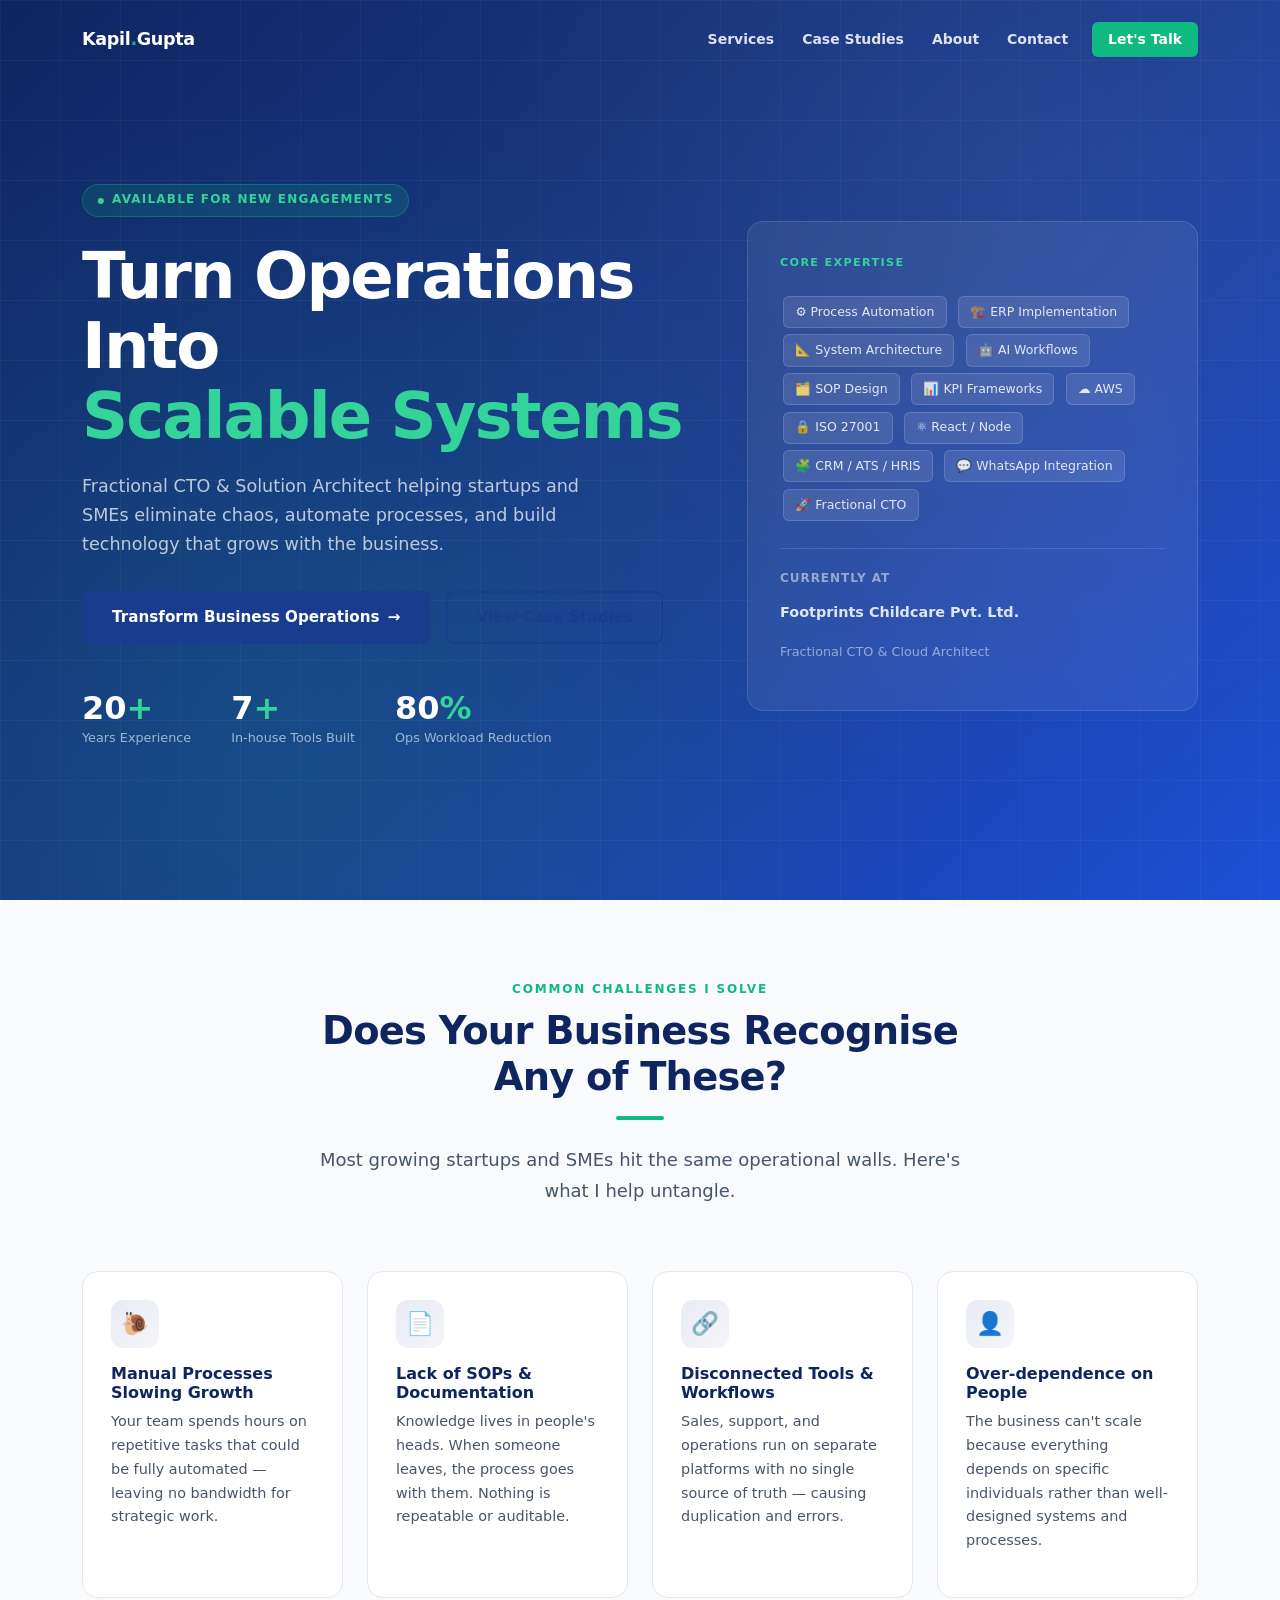
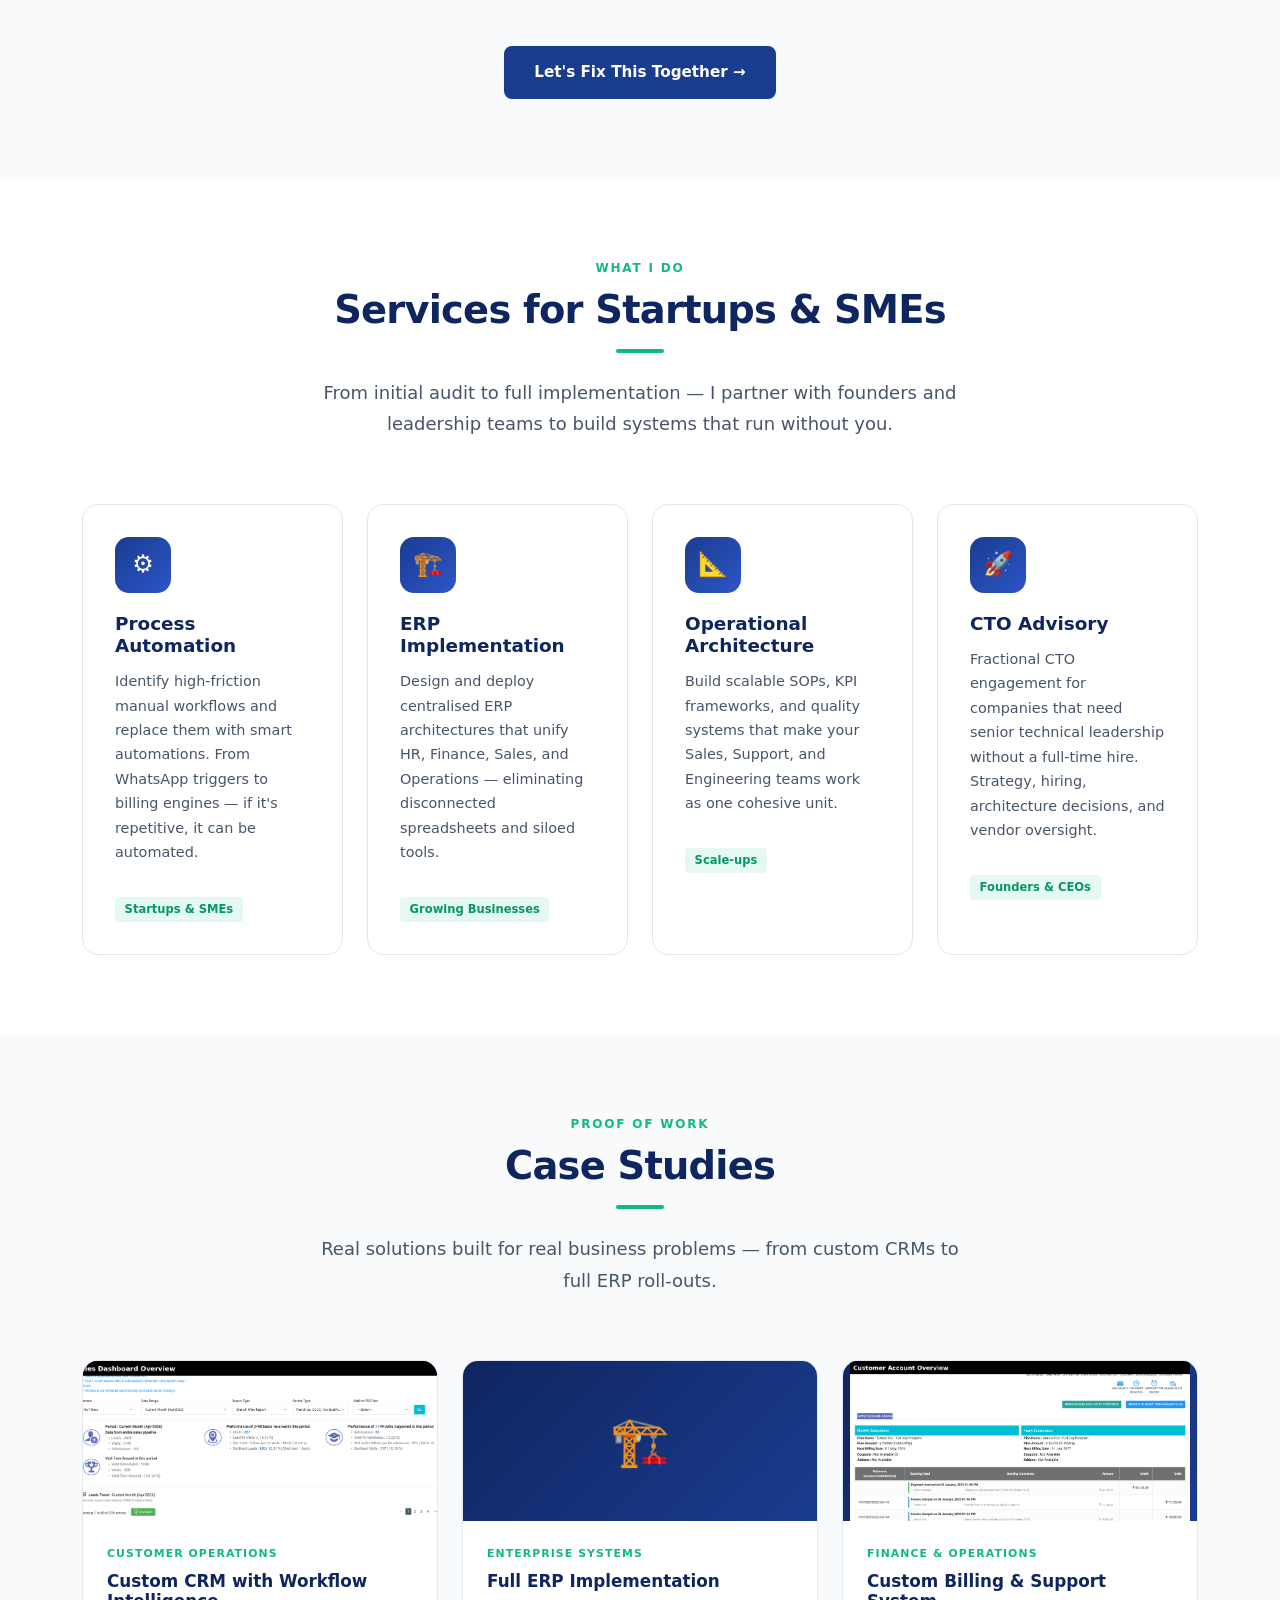
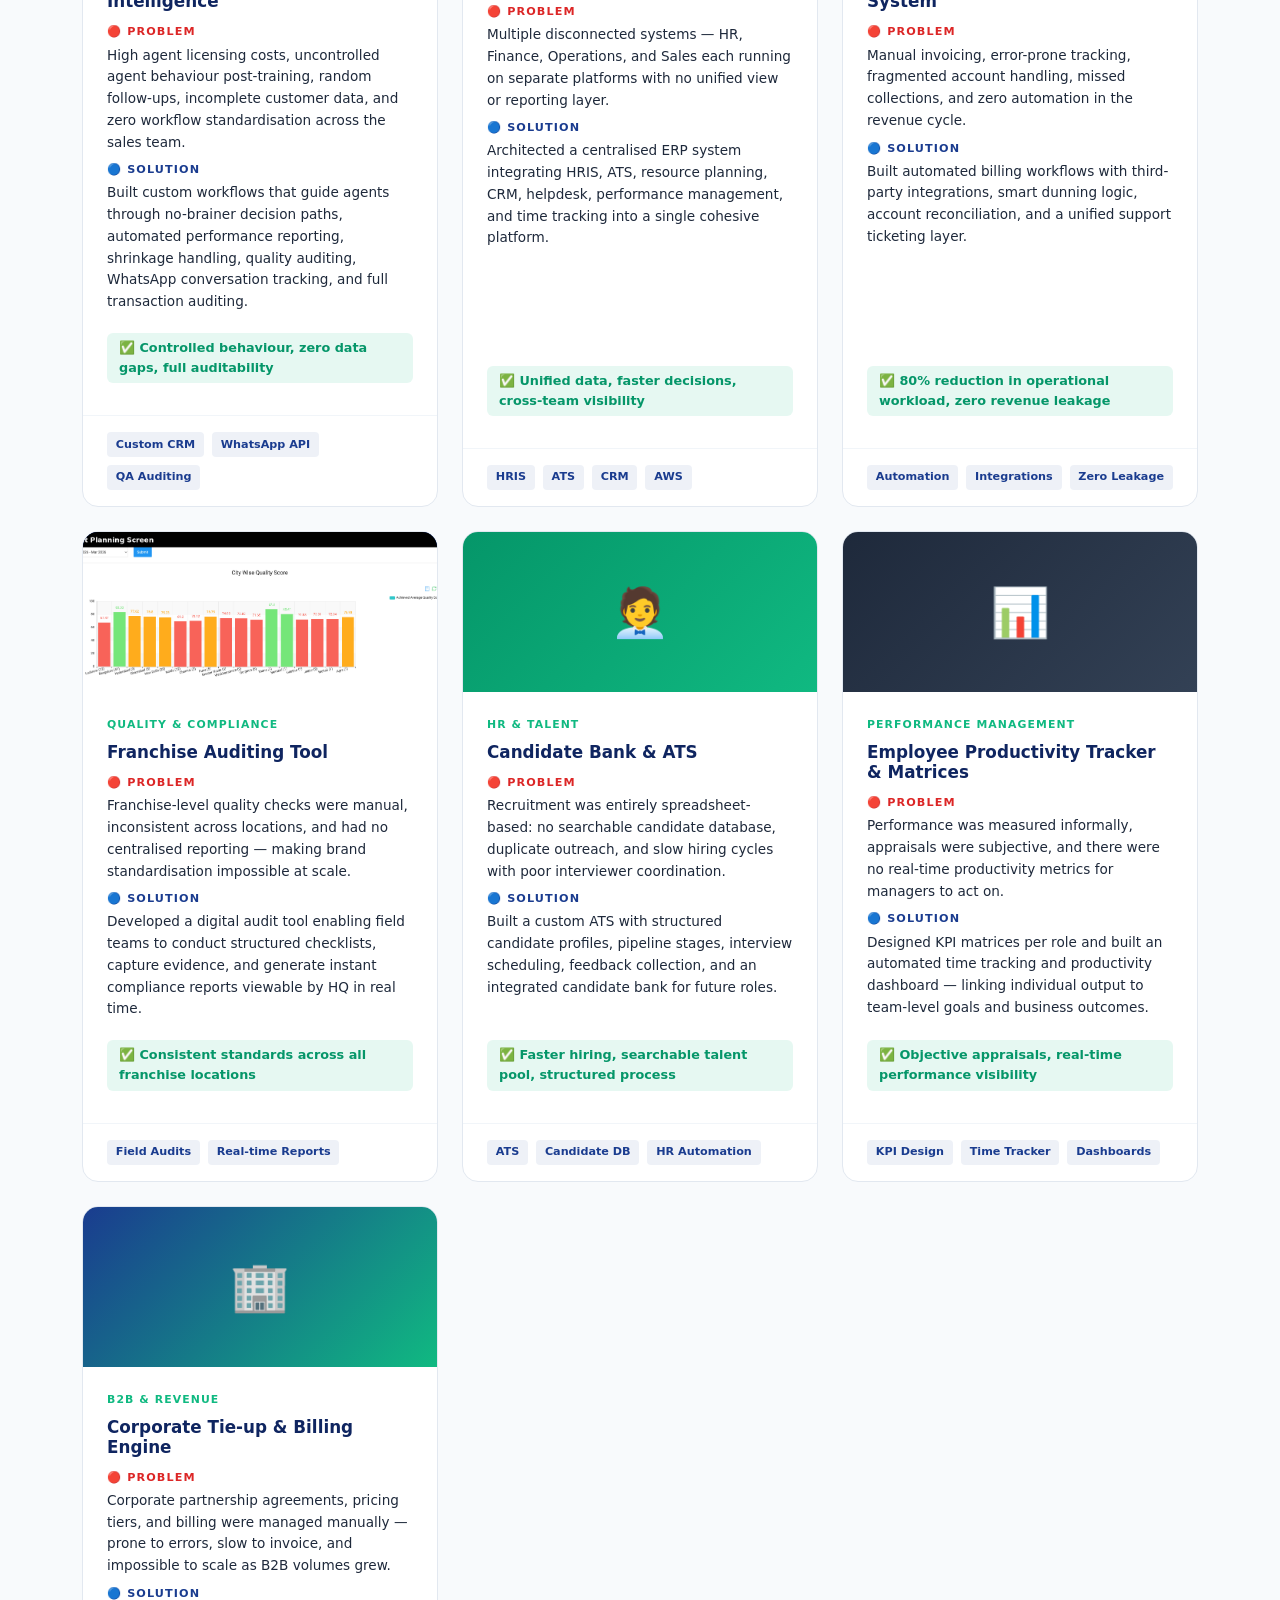
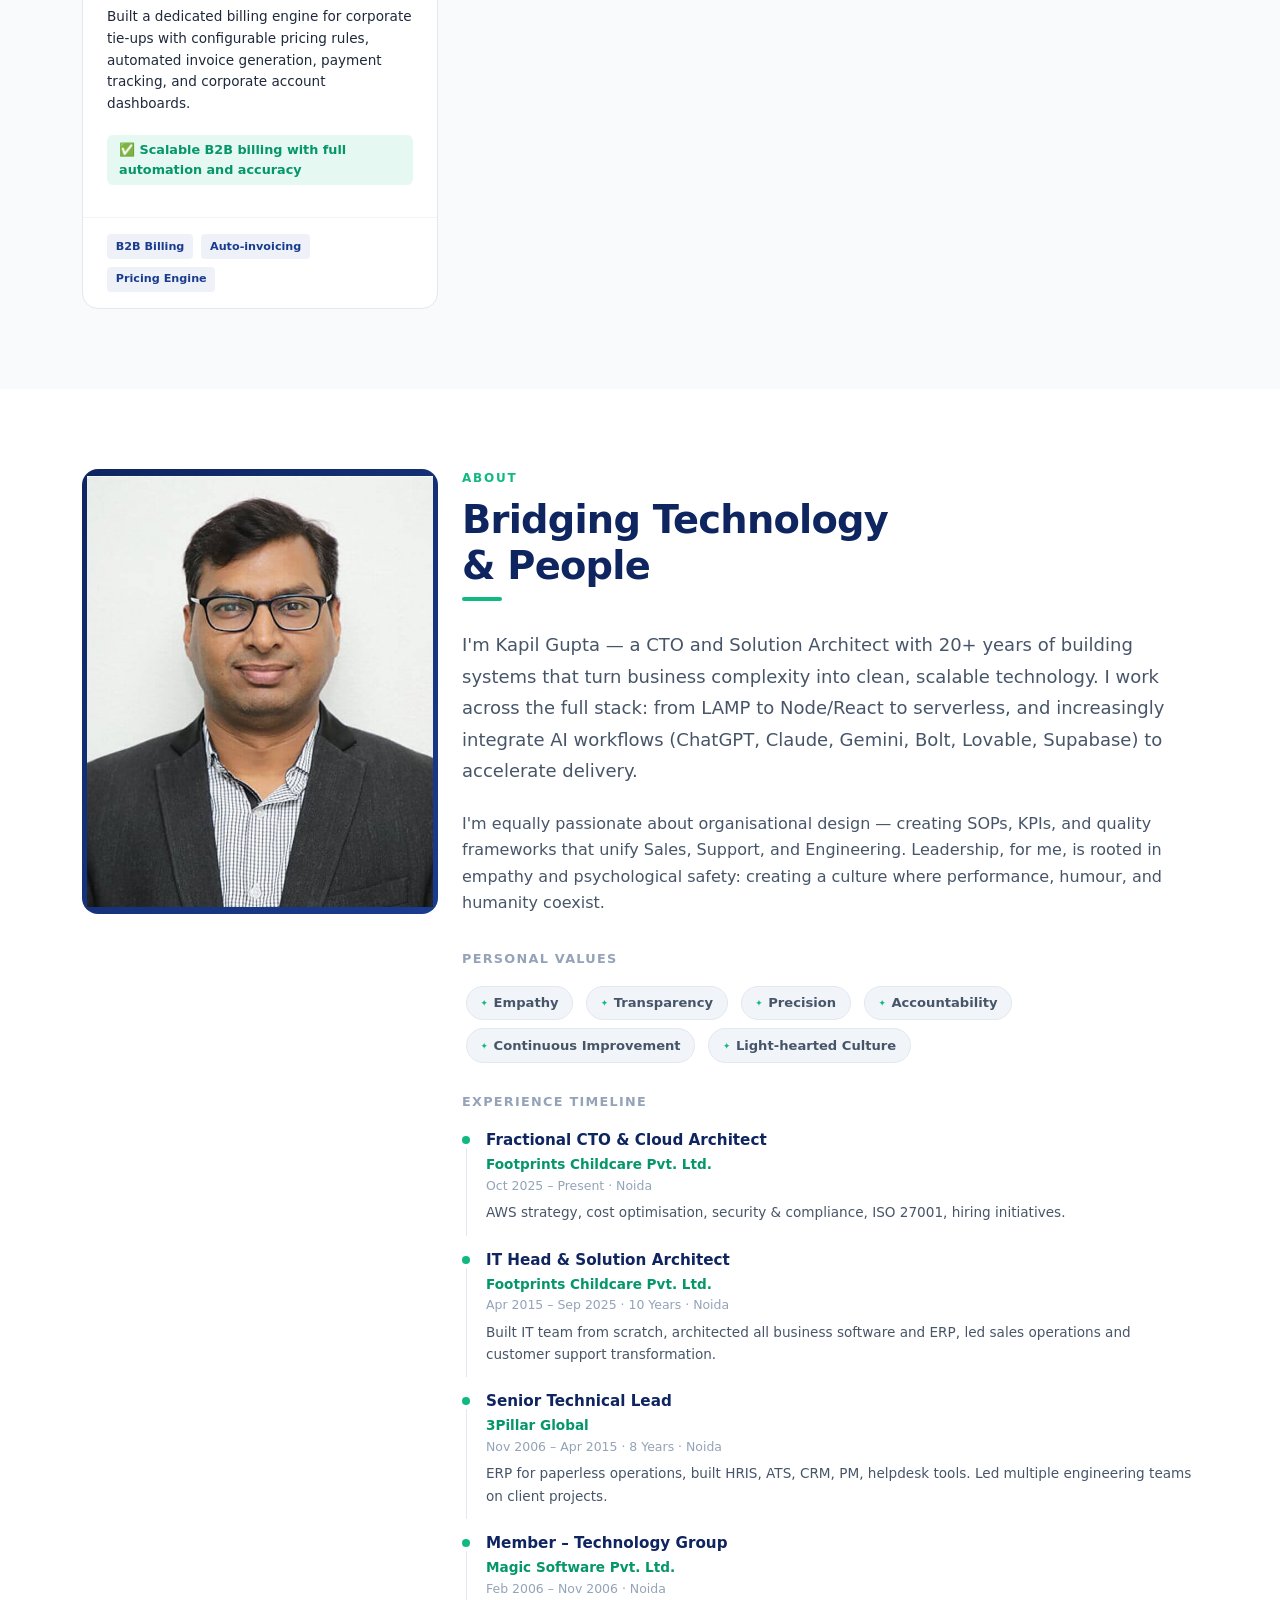
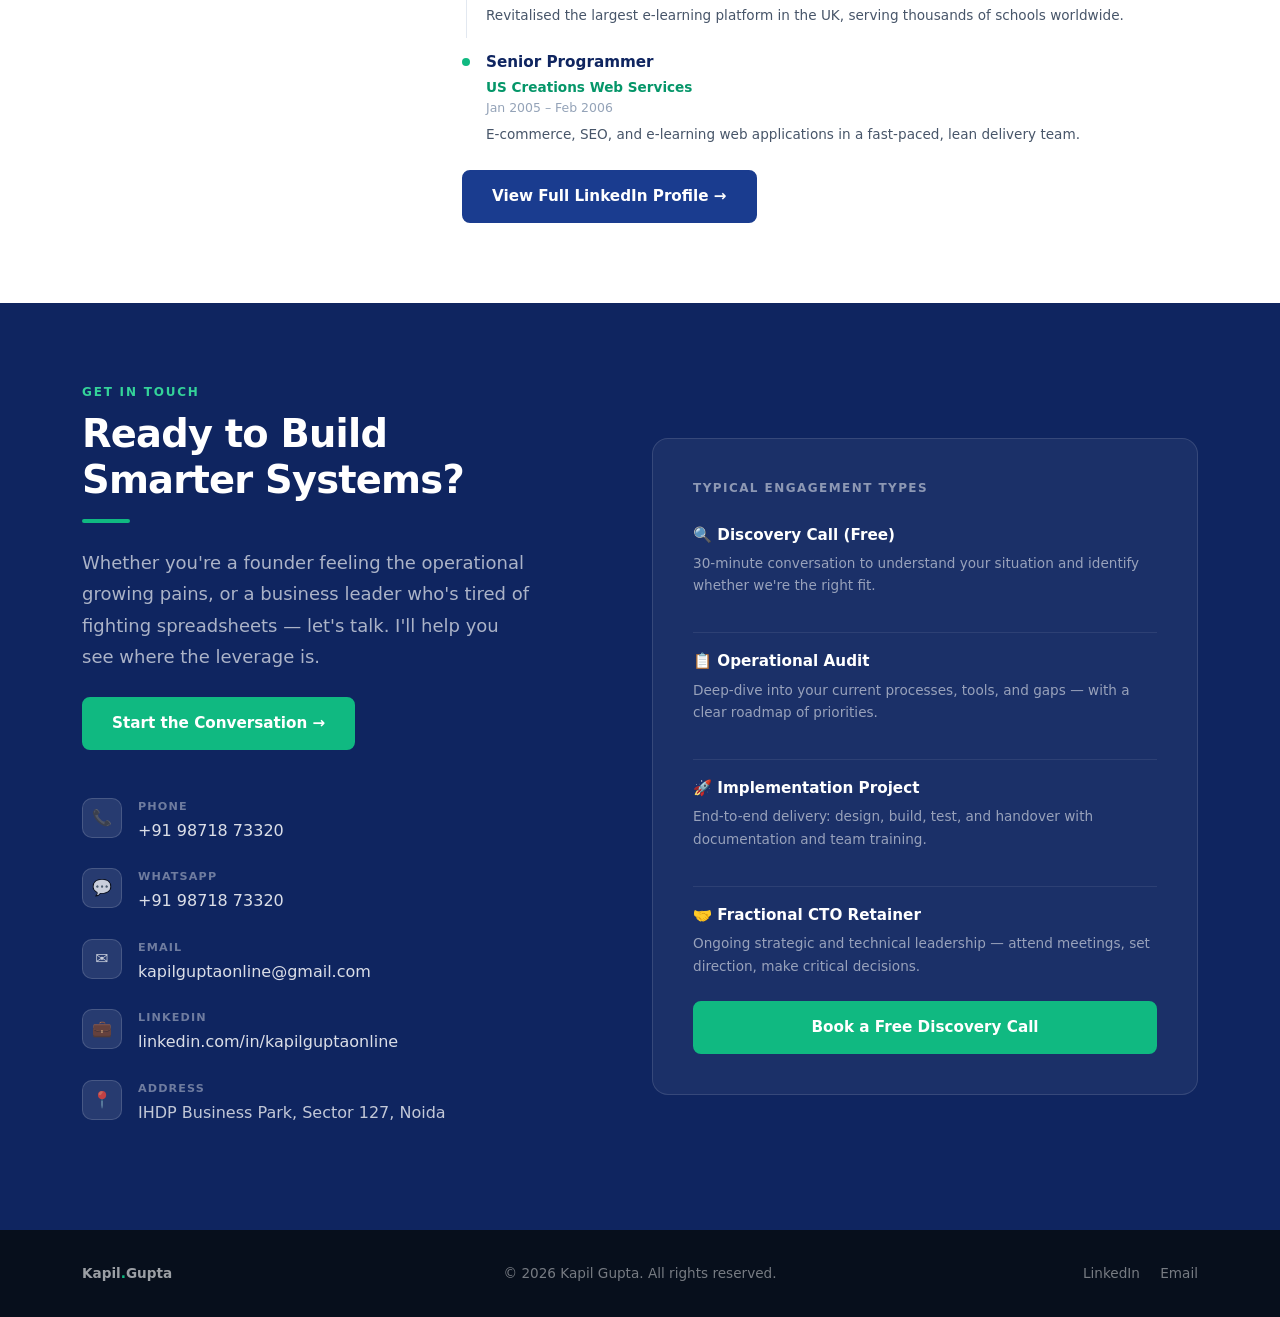
<file: index.html>
<!DOCTYPE html>
<html lang="en">
<head>
  <meta charset="UTF-8">
  <meta name="viewport" content="width=device-width, initial-scale=1.0">

  <!-- ── SEO Meta ── -->
  <title>Kapil Gupta | CTO & Architecture Consultant | ERP & Process Automation, Noida</title>
  <meta name="description" content="Kapil Gupta — Fractional CTO and Solution Architect helping startups and SMEs eliminate manual processes, implement ERP systems, and build scalable operational architectures. Based in Noida, serving pan-India.">
  <meta name="keywords" content="Fractional CTO Noida, ERP Implementation India, Process Automation Consultant, IT Consultant Startup, Solution Architect SME, Kapil Gupta">
  <meta name="author" content="Kapil Gupta">
  <meta name="robots" content="index, follow">
  <link rel="canonical" href="https://kapilguptaonline.github.io/">

  <!-- Open Graph -->
  <meta property="og:type" content="website">
  <meta property="og:url" content="https://kapilguptaonline.github.io/">
  <meta property="og:title" content="Kapil Gupta | CTO & Architecture Consultant">
  <meta property="og:description" content="Fractional CTO helping startups and SMEs automate operations, implement ERP, and build scalable architectures.">
  <meta property="og:image" content="https://kapilguptaonline.github.io/assets/og-image.jpg">

  <!-- Twitter Card -->
  <meta name="twitter:card" content="summary_large_image">
  <meta name="twitter:title" content="Kapil Gupta | CTO & Architecture Consultant">
  <meta name="twitter:description" content="Fractional CTO helping startups and SMEs automate operations and build scalable systems.">

  <!-- Schema.org JSON-LD -->
  <script type="application/ld+json">
  {
    "@context": "https://schema.org",
    "@type": "Person",
    "name": "Kapil Gupta",
    "jobTitle": "CTO & Solution Architect",
    "url": "https://kapilguptaonline.github.io/",
    "email": "kapilguptaonline@gmail.com",
    "telephone": "+91-9871873320",
    "address": {
      "@type": "PostalAddress",
      "streetAddress": "IHDP Business Park, Sector 127",
      "addressLocality": "Noida",
      "addressCountry": "IN"
    },
    "sameAs": ["https://www.linkedin.com/in/kapilguptaonline/"]
  }
  </script>

  <!-- Bootstrap 5 -->
  <link rel="stylesheet" href="https://cdn.jsdelivr.net/npm/bootstrap@5.3.3/dist/css/bootstrap.min.css">
  <!-- Custom styles -->
  <link rel="stylesheet" href="css/style.css">
</head>

<body>

  <!-- ══════════════════════════════════════════
       NAVBAR (partial: partials/_navbar.html)
  ══════════════════════════════════════════ -->
  <nav id="navbar" class="navbar navbar-expand-lg" role="navigation" aria-label="Main navigation">
    <div class="container">
      <a class="navbar-brand nav-brand" href="index.html">Kapil<span>.</span>Gupta</a>
      <button class="navbar-toggler border-0" type="button"
              data-bs-toggle="collapse" data-bs-target="#navMenu"
              aria-controls="navMenu" aria-expanded="false" aria-label="Toggle navigation">
        <span class="navbar-toggler-icon"></span>
      </button>
      <div class="collapse navbar-collapse justify-content-end" id="navMenu">
        <ul class="navbar-nav align-items-lg-center gap-lg-1">
          <li class="nav-item"><a class="nav-link" href="#services">Services</a></li>
          <li class="nav-item"><a class="nav-link" href="#case-studies">Case Studies</a></li>
          <li class="nav-item"><a class="nav-link" href="#about">About</a></li>
          <li class="nav-item"><a class="nav-link" href="#contact">Contact</a></li>
          <li class="nav-item ms-lg-2">
            <a class="nav-link nav-cta" data-bs-toggle="modal" data-bs-target="#contactModal" href="#" role="button">Let's Talk</a>
          </li>
        </ul>
      </div>
    </div>
  </nav>

  <!-- ══════════════════════════════════════════
       HERO SECTION
  ══════════════════════════════════════════ -->
  <section id="hero" aria-label="Hero">
    <div class="hero-grid-bg" aria-hidden="true"></div>
    <div class="container position-relative">
      <div class="row align-items-center gy-5">

        <!-- Left: Copy -->
        <div class="col-lg-7">
          <div class="hero-badge" aria-label="Available for new engagements">Available for new engagements</div>
          <h1 class="display-title hero-title">
            Turn Operations Into<br><em>Scalable Systems</em>
          </h1>
          <p class="hero-subtitle">
            Fractional CTO &amp; Solution Architect helping startups and SMEs eliminate chaos, automate processes, and build technology that grows with the business.
          </p>
          <div class="hero-actions">
            <a href="#"
               class="btn-primary"
               data-bs-toggle="modal"
               data-bs-target="#contactModal"
               aria-label="Transform Business Operations - Open contact form">
              Transform Business Operations
              <span aria-hidden="true">→</span>
            </a>
            <a href="#case-studies" class="btn-secondary">View Case Studies</a>
          </div>
          <div class="hero-stats" role="list" aria-label="Key statistics">
            <div class="stat-item" role="listitem">
              <div class="stat-num">20<span>+</span></div>
              <div class="stat-label">Years Experience</div>
            </div>
            <div class="stat-item" role="listitem">
              <div class="stat-num">7<span>+</span></div>
              <div class="stat-label">In-house Tools Built</div>
            </div>
            <div class="stat-item" role="listitem">
              <div class="stat-num">80<span>%</span></div>
              <div class="stat-label">Ops Workload Reduction</div>
            </div>
          </div>
        </div>

        <!-- Right: Skills Card -->
        <div class="col-lg-5">
          <div class="hero-card">
            <p class="hero-card-title">Core Expertise</p>
            <div>
              <span class="skill-chip">⚙️ Process Automation</span>
              <span class="skill-chip">🏗️ ERP Implementation</span>
              <span class="skill-chip">📐 System Architecture</span>
              <span class="skill-chip">🤖 AI Workflows</span>
              <span class="skill-chip">🗂️ SOP Design</span>
              <span class="skill-chip">📊 KPI Frameworks</span>
              <span class="skill-chip">☁️ AWS</span>
              <span class="skill-chip">🔒 ISO 27001</span>
              <span class="skill-chip">⚛️ React / Node</span>
              <span class="skill-chip">🧩 CRM / ATS / HRIS</span>
              <span class="skill-chip">💬 WhatsApp Integration</span>
              <span class="skill-chip">🚀 Fractional CTO</span>
            </div>
            <div style="margin-top:1.5rem;padding-top:1.25rem;border-top:1px solid rgba(255,255,255,.12);">
              <p style="font-size:.75rem;color:rgba(255,255,255,.5);font-weight:600;letter-spacing:.08em;text-transform:uppercase;margin-bottom:.75rem;">Currently at</p>
              <p style="color:rgba(255,255,255,.85);font-weight:600;font-size:.9rem;">Footprints Childcare Pvt. Ltd.</p>
              <p style="color:rgba(255,255,255,.5);font-size:.8rem;">Fractional CTO &amp; Cloud Architect</p>
            </div>
          </div>
        </div>

      </div>
    </div>
  </section>

  <!-- ══════════════════════════════════════════
       PROBLEMS SECTION
  ══════════════════════════════════════════ -->
  <section id="problems" aria-labelledby="problems-title">
    <div class="container">
      <div class="row justify-content-center mb-5">
        <div class="col-lg-7 text-center fade-up">
          <span class="section-label">Common Challenges I Solve</span>
          <h2 class="section-title" id="problems-title">Does Your Business Recognise Any of These?</h2>
          <div class="section-divider mx-auto"></div>
          <p class="lead">Most growing startups and SMEs hit the same operational walls. Here's what I help untangle.</p>
        </div>
      </div>
      <div class="row g-4">

        <div class="col-sm-6 col-lg-3 fade-up">
          <div class="problem-card">
            <div class="problem-icon">🐌</div>
            <h5>Manual Processes Slowing Growth</h5>
            <p>Your team spends hours on repetitive tasks that could be fully automated — leaving no bandwidth for strategic work.</p>
          </div>
        </div>

        <div class="col-sm-6 col-lg-3 fade-up">
          <div class="problem-card">
            <div class="problem-icon">📄</div>
            <h5>Lack of SOPs &amp; Documentation</h5>
            <p>Knowledge lives in people's heads. When someone leaves, the process goes with them. Nothing is repeatable or auditable.</p>
          </div>
        </div>

        <div class="col-sm-6 col-lg-3 fade-up">
          <div class="problem-card">
            <div class="problem-icon">🔗</div>
            <h5>Disconnected Tools &amp; Workflows</h5>
            <p>Sales, support, and operations run on separate platforms with no single source of truth — causing duplication and errors.</p>
          </div>
        </div>

        <div class="col-sm-6 col-lg-3 fade-up">
          <div class="problem-card">
            <div class="problem-icon">👤</div>
            <h5>Over-dependence on People</h5>
            <p>The business can't scale because everything depends on specific individuals rather than well-designed systems and processes.</p>
          </div>
        </div>

      </div><!-- /row -->

      <div class="text-center mt-5 fade-up">
        <a href="#" class="btn-primary" data-bs-toggle="modal" data-bs-target="#contactModal">
          Let's Fix This Together →
        </a>
      </div>

    </div>
  </section>

  <!-- ══════════════════════════════════════════
       SERVICES SECTION
  ══════════════════════════════════════════ -->
  <section id="services" aria-labelledby="services-title">
    <div class="container">
      <div class="row justify-content-center mb-5">
        <div class="col-lg-7 text-center fade-up">
          <span class="section-label">What I Do</span>
          <h2 class="section-title" id="services-title">Services for Startups &amp; SMEs</h2>
          <div class="section-divider mx-auto"></div>
          <p class="lead">From initial audit to full implementation — I partner with founders and leadership teams to build systems that run without you.</p>
        </div>
      </div>
      <div class="row g-4">

        <div class="col-sm-6 col-lg-3 fade-up">
          <div class="service-card">
            <div class="service-icon" aria-hidden="true">⚙️</div>
            <h4>Process Automation</h4>
            <p>Identify high-friction manual workflows and replace them with smart automations. From WhatsApp triggers to billing engines — if it's repetitive, it can be automated.</p>
            <span class="service-tag">Startups &amp; SMEs</span>
          </div>
        </div>

        <div class="col-sm-6 col-lg-3 fade-up">
          <div class="service-card">
            <div class="service-icon" aria-hidden="true">🏗️</div>
            <h4>ERP Implementation</h4>
            <p>Design and deploy centralised ERP architectures that unify HR, Finance, Sales, and Operations — eliminating disconnected spreadsheets and siloed tools.</p>
            <span class="service-tag">Growing Businesses</span>
          </div>
        </div>

        <div class="col-sm-6 col-lg-3 fade-up">
          <div class="service-card">
            <div class="service-icon" aria-hidden="true">📐</div>
            <h4>Operational Architecture</h4>
            <p>Build scalable SOPs, KPI frameworks, and quality systems that make your Sales, Support, and Engineering teams work as one cohesive unit.</p>
            <span class="service-tag">Scale-ups</span>
          </div>
        </div>

        <div class="col-sm-6 col-lg-3 fade-up">
          <div class="service-card">
            <div class="service-icon" aria-hidden="true">🚀</div>
            <h4>CTO Advisory</h4>
            <p>Fractional CTO engagement for companies that need senior technical leadership without a full-time hire. Strategy, hiring, architecture decisions, and vendor oversight.</p>
            <span class="service-tag">Founders &amp; CEOs</span>
          </div>
        </div>

      </div>
    </div>
  </section>

  <!-- ══════════════════════════════════════════
       CASE STUDIES
  ══════════════════════════════════════════ -->
  <section id="case-studies" aria-labelledby="case-studies-title">
    <div class="container">
      <div class="row justify-content-center mb-5">
        <div class="col-lg-7 text-center fade-up">
          <span class="section-label">Proof of Work</span>
          <h2 class="section-title" id="case-studies-title">Case Studies</h2>
          <div class="section-divider mx-auto"></div>
          <p class="lead">Real solutions built for real business problems — from custom CRMs to full ERP roll-outs.</p>
        </div>
      </div>

      <div class="row g-4">

        <!-- 1. CRM -->
        <div class="col-md-6 col-xl-4 fade-up">
          <article class="case-card" aria-labelledby="case-crm-title">
            <div class="case-card-media" role="img" aria-label="CRM System screenshot placeholder">
              <div class="case-card-media p-0">
  <img src="assets/case-studies/crm_slideshow.gif" 
       alt="Custom CRM Dashboard" 
       style="width:100%;height:100%;object-fit:cover;">
</div>
            </div>
            <div class="case-card-body">
              <span class="case-tag">Customer Operations</span>
              <h5 id="case-crm-title">Custom CRM with Workflow Intelligence</h5>
              <div class="case-problem">
                <strong>🔴 Problem</strong>
                High agent licensing costs, uncontrolled agent behaviour post-training, random follow-ups, incomplete customer data, and zero workflow standardisation across the sales team.
              </div>
              <div class="case-solution">
                <strong>🔵 Solution</strong>
                Built custom workflows that guide agents through no-brainer decision paths, automated performance reporting, shrinkage handling, quality auditing, WhatsApp conversation tracking, and full transaction auditing.
              </div>
              <div class="case-result">
                <div class="case-result-badge">✅ Controlled behaviour, zero data gaps, full auditability</div>
              </div>
            </div>
            <div class="case-card-footer">
              <span class="case-chip">Custom CRM</span>
              <span class="case-chip">WhatsApp API</span>
              <span class="case-chip">QA Auditing</span>
            </div>
          </article>
        </div>

        <!-- 2. ERP -->
        <div class="col-md-6 col-xl-4 fade-up">
          <article class="case-card" aria-labelledby="case-erp-title">
            <div class="case-card-media" role="img" aria-label="ERP system screenshot placeholder">
              🏗️
        
            </div>
            <div class="case-card-body">
              <span class="case-tag">Enterprise Systems</span>
              <h5 id="case-erp-title">Full ERP Implementation</h5>
              <div class="case-problem">
                <strong>🔴 Problem</strong>
                Multiple disconnected systems — HR, Finance, Operations, and Sales each running on separate platforms with no unified view or reporting layer.
              </div>
              <div class="case-solution">
                <strong>🔵 Solution</strong>
                Architected a centralised ERP system integrating HRIS, ATS, resource planning, CRM, helpdesk, performance management, and time tracking into a single cohesive platform.
              </div>
              <div class="case-result">
                <div class="case-result-badge">✅ Unified data, faster decisions, cross-team visibility</div>
              </div>
            </div>
            <div class="case-card-footer">
              <span class="case-chip">HRIS</span>
              <span class="case-chip">ATS</span>
              <span class="case-chip">CRM</span>
              <span class="case-chip">AWS</span>
            </div>
          </article>
        </div>

        <!-- 3. Billing System -->
        <div class="col-md-6 col-xl-4 fade-up">
          <article class="case-card" aria-labelledby="case-billing-title">
            <div class="case-card-media" role="img" aria-label="Billing system screenshot placeholder">
              <div class="case-card-media p-0">
  <img src="assets/case-studies/custom_billing_slideshow.gif" 
       alt="Custom CRM Dashboard" 
       style="width:100%;height:100%;object-fit:cover;">
</div>
            </div>
            <div class="case-card-body">
              <span class="case-tag">Finance &amp; Operations</span>
              <h5 id="case-billing-title">Custom Billing &amp; Support System</h5>
              <div class="case-problem">
                <strong>🔴 Problem</strong>
                Manual invoicing, error-prone tracking, fragmented account handling, missed collections, and zero automation in the revenue cycle.
              </div>
              <div class="case-solution">
                <strong>🔵 Solution</strong>
                Built automated billing workflows with third-party integrations, smart dunning logic, account reconciliation, and a unified support ticketing layer.
              </div>
              <div class="case-result">
                <div class="case-result-badge">✅ 80% reduction in operational workload, zero revenue leakage</div>
              </div>
            </div>
            <div class="case-card-footer">
              <span class="case-chip">Automation</span>
              <span class="case-chip">Integrations</span>
              <span class="case-chip">Zero Leakage</span>
            </div>
          </article>
        </div>

        <!-- 4. Franchise Auditing -->
        <div class="col-md-6 col-xl-4 fade-up">
          <article class="case-card" aria-labelledby="case-franchise-title">
            <div class="case-card-media" style="background:linear-gradient(135deg,#0f2560,#1a3c8f);" role="img" aria-label="Franchise audit tool screenshot placeholder">
              <div class="case-card-media p-0">
  <img src="assets/case-studies/franchise_audit_slideshow.gif" 
       alt="Custom CRM Dashboard" 
       style="width:100%;height:100%;object-fit:cover;">
</div>
            </div>
            <div class="case-card-body">
              <span class="case-tag">Quality &amp; Compliance</span>
              <h5 id="case-franchise-title">Franchise Auditing Tool</h5>
              <div class="case-problem">
                <strong>🔴 Problem</strong>
                Franchise-level quality checks were manual, inconsistent across locations, and had no centralised reporting — making brand standardisation impossible at scale.
              </div>
              <div class="case-solution">
                <strong>🔵 Solution</strong>
                Developed a digital audit tool enabling field teams to conduct structured checklists, capture evidence, and generate instant compliance reports viewable by HQ in real time.
              </div>
              <div class="case-result">
                <div class="case-result-badge">✅ Consistent standards across all franchise locations</div>
              </div>
            </div>
            <div class="case-card-footer">
              <span class="case-chip">Field Audits</span>
              <span class="case-chip">Real-time Reports</span>
            </div>
          </article>
        </div>

        <!-- 5. ATS / Candidate Bank -->
        <div class="col-md-6 col-xl-4 fade-up">
          <article class="case-card" aria-labelledby="case-ats-title">
            <div class="case-card-media" style="background:linear-gradient(135deg,#059669,#10b981);" role="img" aria-label="ATS screenshot placeholder">
              🧑‍💼
            </div>
            <div class="case-card-body">
              <span class="case-tag">HR &amp; Talent</span>
              <h5 id="case-ats-title">Candidate Bank &amp; ATS</h5>
              <div class="case-problem">
                <strong>🔴 Problem</strong>
                Recruitment was entirely spreadsheet-based: no searchable candidate database, duplicate outreach, and slow hiring cycles with poor interviewer coordination.
              </div>
              <div class="case-solution">
                <strong>🔵 Solution</strong>
                Built a custom ATS with structured candidate profiles, pipeline stages, interview scheduling, feedback collection, and an integrated candidate bank for future roles.
              </div>
              <div class="case-result">
                <div class="case-result-badge">✅ Faster hiring, searchable talent pool, structured process</div>
              </div>
            </div>
            <div class="case-card-footer">
              <span class="case-chip">ATS</span>
              <span class="case-chip">Candidate DB</span>
              <span class="case-chip">HR Automation</span>
            </div>
          </article>
        </div>

        <!-- 6. Employee Productivity -->
        <div class="col-md-6 col-xl-4 fade-up">
          <article class="case-card" aria-labelledby="case-tracker-title">
            <div class="case-card-media" style="background:linear-gradient(135deg,#1e293b,#334155);" role="img" aria-label="Productivity tracker screenshot placeholder">
              📊
              
            </div>
            <div class="case-card-body">
              <span class="case-tag">Performance Management</span>
              <h5 id="case-tracker-title">Employee Productivity Tracker &amp; Matrices</h5>
              <div class="case-problem">
                <strong>🔴 Problem</strong>
                Performance was measured informally, appraisals were subjective, and there were no real-time productivity metrics for managers to act on.
              </div>
              <div class="case-solution">
                <strong>🔵 Solution</strong>
                Designed KPI matrices per role and built an automated time tracking and productivity dashboard — linking individual output to team-level goals and business outcomes.
              </div>
              <div class="case-result">
                <div class="case-result-badge">✅ Objective appraisals, real-time performance visibility</div>
              </div>
            </div>
            <div class="case-card-footer">
              <span class="case-chip">KPI Design</span>
              <span class="case-chip">Time Tracker</span>
              <span class="case-chip">Dashboards</span>
            </div>
          </article>
        </div>

        <!-- 7. Corporate Tie-up & Billing Engine -->
        <div class="col-md-6 col-xl-4 fade-up">
          <article class="case-card" aria-labelledby="case-corp-title">
            <div class="case-card-media" style="background:linear-gradient(135deg,#1a3c8f,#10b981);" role="img" aria-label="Corporate billing engine screenshot placeholder">
              🏢
              
            </div>
            <div class="case-card-body">
              <span class="case-tag">B2B &amp; Revenue</span>
              <h5 id="case-corp-title">Corporate Tie-up &amp; Billing Engine</h5>
              <div class="case-problem">
                <strong>🔴 Problem</strong>
                Corporate partnership agreements, pricing tiers, and billing were managed manually — prone to errors, slow to invoice, and impossible to scale as B2B volumes grew.
              </div>
              <div class="case-solution">
                <strong>🔵 Solution</strong>
                Built a dedicated billing engine for corporate tie-ups with configurable pricing rules, automated invoice generation, payment tracking, and corporate account dashboards.
              </div>
              <div class="case-result">
                <div class="case-result-badge">✅ Scalable B2B billing with full automation and accuracy</div>
              </div>
            </div>
            <div class="case-card-footer">
              <span class="case-chip">B2B Billing</span>
              <span class="case-chip">Auto-invoicing</span>
              <span class="case-chip">Pricing Engine</span>
            </div>
          </article>
        </div>

      </div><!-- /row -->
    </div>
  </section>

  <!-- ══════════════════════════════════════════
       ABOUT SECTION
  ══════════════════════════════════════════ -->
  <section id="about" aria-labelledby="about-title">
    <div class="container">
      <div class="row align-items-start gy-5">

        <!-- Photo column -->
        <div class="col-lg-4 fade-up">
          <div class="about-photo" role="img" aria-label="Kapil Gupta profile photo placeholder">
            <img src="assets/kapil.png"  alt="Kapil Gupta Profile Photo" style="width:97%;height:97%;object-fit:cover;">
          </div>
        </div>

        <!-- Content column -->
        <div class="col-lg-8 fade-up">
          <span class="section-label">About</span>
          <h2 class="section-title" id="about-title">Bridging Technology<br>&amp; People</h2>
          <div class="about-accent"></div>

          <p class="lead mb-4">
            I'm Kapil Gupta — a CTO and Solution Architect with 20+ years of building systems that turn business complexity into clean, scalable technology. I work across the full stack: from LAMP to Node/React to serverless, and increasingly integrate AI workflows (ChatGPT, Claude, Gemini, Bolt, Lovable, Supabase) to accelerate delivery.
          </p>
          <p style="color:var(--gray-600);margin-bottom:2rem;">
            I'm equally passionate about organisational design — creating SOPs, KPIs, and quality frameworks that unify Sales, Support, and Engineering. Leadership, for me, is rooted in empathy and psychological safety: creating a culture where performance, humour, and humanity coexist.
          </p>

          <!-- Values -->
          <p style="font-size:.8rem;font-weight:700;letter-spacing:.1em;text-transform:uppercase;color:var(--gray-400);margin-bottom:.75rem;">Personal Values</p>
          <div class="mb-4">
            <span class="value-pill">Empathy</span>
            <span class="value-pill">Transparency</span>
            <span class="value-pill">Precision</span>
            <span class="value-pill">Accountability</span>
            <span class="value-pill">Continuous Improvement</span>
            <span class="value-pill">Light-hearted Culture</span>
          </div>

          <!-- Experience Timeline -->
          <p style="font-size:.8rem;font-weight:700;letter-spacing:.1em;text-transform:uppercase;color:var(--gray-400);margin-bottom:1rem;">Experience Timeline</p>
          <div class="timeline">
            <div class="timeline-item">
              <div class="timeline-role">Fractional CTO &amp; Cloud Architect</div>
              <div class="timeline-company">Footprints Childcare Pvt. Ltd.</div>
              <div class="timeline-period">Oct 2025 – Present · Noida</div>
              <div class="timeline-desc">AWS strategy, cost optimisation, security &amp; compliance, ISO 27001, hiring initiatives.</div>
            </div>
            <div class="timeline-item">
              <div class="timeline-role">IT Head &amp; Solution Architect</div>
              <div class="timeline-company">Footprints Childcare Pvt. Ltd.</div>
              <div class="timeline-period">Apr 2015 – Sep 2025 · 10 Years · Noida</div>
              <div class="timeline-desc">Built IT team from scratch, architected all business software and ERP, led sales operations and customer support transformation.</div>
            </div>
            <div class="timeline-item">
              <div class="timeline-role">Senior Technical Lead</div>
              <div class="timeline-company">3Pillar Global</div>
              <div class="timeline-period">Nov 2006 – Apr 2015 · 8 Years · Noida</div>
              <div class="timeline-desc">ERP for paperless operations, built HRIS, ATS, CRM, PM, helpdesk tools. Led multiple engineering teams on client projects.</div>
            </div>
            <div class="timeline-item">
              <div class="timeline-role">Member – Technology Group</div>
              <div class="timeline-company">Magic Software Pvt. Ltd.</div>
              <div class="timeline-period">Feb 2006 – Nov 2006 · Noida</div>
              <div class="timeline-desc">Revitalised the largest e-learning platform in the UK, serving thousands of schools worldwide.</div>
            </div>
            <div class="timeline-item">
              <div class="timeline-role">Senior Programmer</div>
              <div class="timeline-company">US Creations Web Services</div>
              <div class="timeline-period">Jan 2005 – Feb 2006</div>
              <div class="timeline-desc">E-commerce, SEO, and e-learning web applications in a fast-paced, lean delivery team.</div>
            </div>
          </div>

          <div class="mt-4">
            <a href="https://www.linkedin.com/in/kapilguptaonline/" target="_blank" rel="noopener" class="btn-primary">
              View Full LinkedIn Profile →
            </a>
          </div>
        </div>

      </div>
    </div>
  </section>

  <!-- ══════════════════════════════════════════
       CONTACT SECTION
  ══════════════════════════════════════════ -->
  <section id="contact" aria-labelledby="contact-title">
    <div class="container">
      <div class="row gy-5">

        <!-- Left: Intro -->
        <div class="col-lg-5 fade-up">
          <span class="section-label">Get in Touch</span>
          <h2 class="section-title" id="contact-title" style="color:var(--white);">
            Ready to Build<br>Smarter Systems?
          </h2>
          <div class="section-divider"></div>
          <p class="lead mb-4" style="color:rgba(255,255,255,.65);">
            Whether you're a founder feeling the operational growing pains, or a business leader who's tired of fighting spreadsheets — let's talk. I'll help you see where the leverage is.
          </p>
          <a href="#"
             class="btn-green mb-5"
             data-bs-toggle="modal"
             data-bs-target="#contactModal"
             aria-label="Open contact form">
            Start the Conversation →
          </a>

          <!-- Contact Details -->
          <div role="list" aria-label="Contact information">
            <div class="contact-item" role="listitem">
              <div class="contact-icon" aria-hidden="true">📞</div>
              <div>
                <span class="contact-label">Phone</span>
                <a href="tel:+919871873320">+91 98718 73320</a>
              </div>
            </div>
            <div class="contact-item" role="listitem">
              <div class="contact-icon" aria-hidden="true">💬</div>
              <div>
                <span class="contact-label">WhatsApp</span>
                <a href="https://wa.me/919871873320" target="_blank" rel="noopener">+91 98718 73320</a>
              </div>
            </div>
            <div class="contact-item" role="listitem">
              <div class="contact-icon" aria-hidden="true">✉️</div>
              <div>
                <span class="contact-label">Email</span>
                <a href="mailto:kapilguptaonline@gmail.com">kapilguptaonline@gmail.com</a>
              </div>
            </div>
            <div class="contact-item" role="listitem">
              <div class="contact-icon" aria-hidden="true">💼</div>
              <div>
                <span class="contact-label">LinkedIn</span>
                <a href="https://www.linkedin.com/in/kapilguptaonline/" target="_blank" rel="noopener">linkedin.com/in/kapilguptaonline</a>
              </div>
            </div>
            <div class="contact-item" role="listitem">
              <div class="contact-icon" aria-hidden="true">📍</div>
              <div>
                <span class="contact-label">Address</span>
                <span>IHDP Business Park, Sector 127, Noida</span>
              </div>
            </div>
          </div>

        </div>

        <!-- Right: Quick Contact Card -->
        <div class="col-lg-6 offset-lg-1 fade-up d-flex align-items-center">
          <div style="background:rgba(255,255,255,.05);border:1px solid rgba(255,255,255,.12);border-radius:var(--radius-lg);padding:2.5rem;width:100%;">
            <p style="color:rgba(255,255,255,.5);font-size:.75rem;font-weight:700;letter-spacing:.12em;text-transform:uppercase;margin-bottom:1.5rem;">Typical Engagement Types</p>
            <div class="mb-3" style="border-bottom:1px solid rgba(255,255,255,.08);padding-bottom:1.25rem;">
              <p style="color:var(--white);font-weight:700;font-size:.95rem;margin-bottom:.25rem;">🔍 Discovery Call (Free)</p>
              <p style="color:rgba(255,255,255,.55);font-size:.85rem;">30-minute conversation to understand your situation and identify whether we're the right fit.</p>
            </div>
            <div class="mb-3" style="border-bottom:1px solid rgba(255,255,255,.08);padding-bottom:1.25rem;">
              <p style="color:var(--white);font-weight:700;font-size:.95rem;margin-bottom:.25rem;">📋 Operational Audit</p>
              <p style="color:rgba(255,255,255,.55);font-size:.85rem;">Deep-dive into your current processes, tools, and gaps — with a clear roadmap of priorities.</p>
            </div>
            <div class="mb-3" style="border-bottom:1px solid rgba(255,255,255,.08);padding-bottom:1.25rem;">
              <p style="color:var(--white);font-weight:700;font-size:.95rem;margin-bottom:.25rem;">🚀 Implementation Project</p>
              <p style="color:rgba(255,255,255,.55);font-size:.85rem;">End-to-end delivery: design, build, test, and handover with documentation and team training.</p>
            </div>
            <div>
              <p style="color:var(--white);font-weight:700;font-size:.95rem;margin-bottom:.25rem;">🤝 Fractional CTO Retainer</p>
              <p style="color:rgba(255,255,255,.55);font-size:.85rem;">Ongoing strategic and technical leadership — attend meetings, set direction, make critical decisions.</p>
            </div>
            <div class="mt-4">
              <a href="#" class="btn-green w-100 justify-content-center"
                 data-bs-toggle="modal" data-bs-target="#contactModal">
                Book a Free Discovery Call
              </a>
            </div>
          </div>
        </div>

      </div>
    </div>
  </section>

  <!-- ══════════════════════════════════════════
       FOOTER (partial: partials/_footer.html)
  ══════════════════════════════════════════ -->
  <footer role="contentinfo">
    <div class="container">
      <div class="row align-items-center gy-2">
        <div class="col-md-4 text-md-start text-center">
          <span style="font-weight:700;color:rgba(255,255,255,.6);">Kapil<span style="color:#10b981;">.</span>Gupta</span>
        </div>
        <div class="col-md-4 text-center">
          <p class="mb-0">&copy; <span id="footerYear"></span> Kapil Gupta. All rights reserved.</p>
        </div>
        <div class="col-md-4 text-md-end text-center">
          <a href="https://www.linkedin.com/in/kapilguptaonline/" target="_blank" rel="noopener" class="me-3">LinkedIn</a>
          <a href="mailto:kapilguptaonline@gmail.com">Email</a>
        </div>
      </div>
    </div>
    <script>document.getElementById('footerYear').textContent = new Date().getFullYear();</script>
  </footer>

  <!-- ══════════════════════════════════════════
       CONTACT MODAL (partial: partials/_contact-modal.html)
  ══════════════════════════════════════════ -->
  <div class="modal fade" id="contactModal" tabindex="-1" aria-labelledby="contactModalLabel" aria-hidden="true">
    <div class="modal-dialog modal-dialog-centered">
      <div class="modal-content">
        <div class="modal-header">
          <div>
            <p class="mb-0" style="font-size:.7rem;font-weight:700;letter-spacing:.12em;text-transform:uppercase;color:rgba(255,255,255,.55);">Get in touch</p>
            <h5 class="modal-title" id="contactModalLabel">Transform Your Business Operations</h5>
          </div>
          <button type="button" class="btn-close" data-bs-dismiss="modal" aria-label="Close"></button>
        </div>
        <div class="modal-body">
          <div id="successFlash" class="success-flash">
            <div class="success-icon">✅</div>
            <p>Message sent successfully!</p>
            <p style="font-size:.85rem;font-weight:400;color:#065f46;margin-top:.25rem;">I'll get back to you within 24 hours.</p>
          </div>
          <form id="contactForm" novalidate>
            <div id="formFields">
              <div class="row g-3">
                <div class="col-sm-6">
                  <label class="form-label" for="ctName">Your Name *</label>
                  <input type="text" class="form-control" id="ctName" name="name" placeholder="Rajan Mehra" required>
                </div>
                <div class="col-sm-6">
                  <label class="form-label" for="ctCompany">Company / Startup</label>
                  <input type="text" class="form-control" id="ctCompany" name="company" placeholder="Acme Pvt. Ltd.">
                </div>
                <div class="col-sm-6">
                  <label class="form-label" for="ctEmail">Email *</label>
                  <input type="email" class="form-control" id="ctEmail" name="email" placeholder="you@company.com" required>
                </div>
                <div class="col-sm-6">
                  <label class="form-label" for="ctPhone">WhatsApp / Phone</label>
                  <input type="tel" class="form-control" id="ctPhone" name="phone" placeholder="+91 98765 43210">
                </div>
                <div class="col-12">
                  <label class="form-label" for="ctService">I need help with</label>
                  <select class="form-select" id="ctService" name="service">
                    <option value="">— Select a service —</option>
                    <option>Process Automation</option>
                    <option>ERP Implementation</option>
                    <option>Operational Architecture</option>
                    <option>CTO Advisory</option>
                    <option>Other / Not sure yet</option>
                  </select>
                </div>
                <div class="col-12">
                  <label class="form-label" for="ctMessage">Tell me about your challenge *</label>
                  <textarea class="form-control" id="ctMessage" name="message" rows="4"
                            placeholder="Briefly describe your business challenge…" required></textarea>
                </div>
              </div>
              <div class="d-flex gap-2 justify-content-end mt-4">
                <button type="button" class="btn-secondary" data-bs-dismiss="modal">Cancel</button>
                <button type="submit" class="btn-primary">Send Message</button>
              </div>
            </div>
          </form>
        </div>
      </div>
    </div>
  </div>

  <!-- Bootstrap JS -->
  <script src="https://cdn.jsdelivr.net/npm/bootstrap@5.3.3/dist/js/bootstrap.bundle.min.js"></script>
  <!-- Custom JS -->
  <script src="js/main.js"></script>
</body>
</html>
</file>
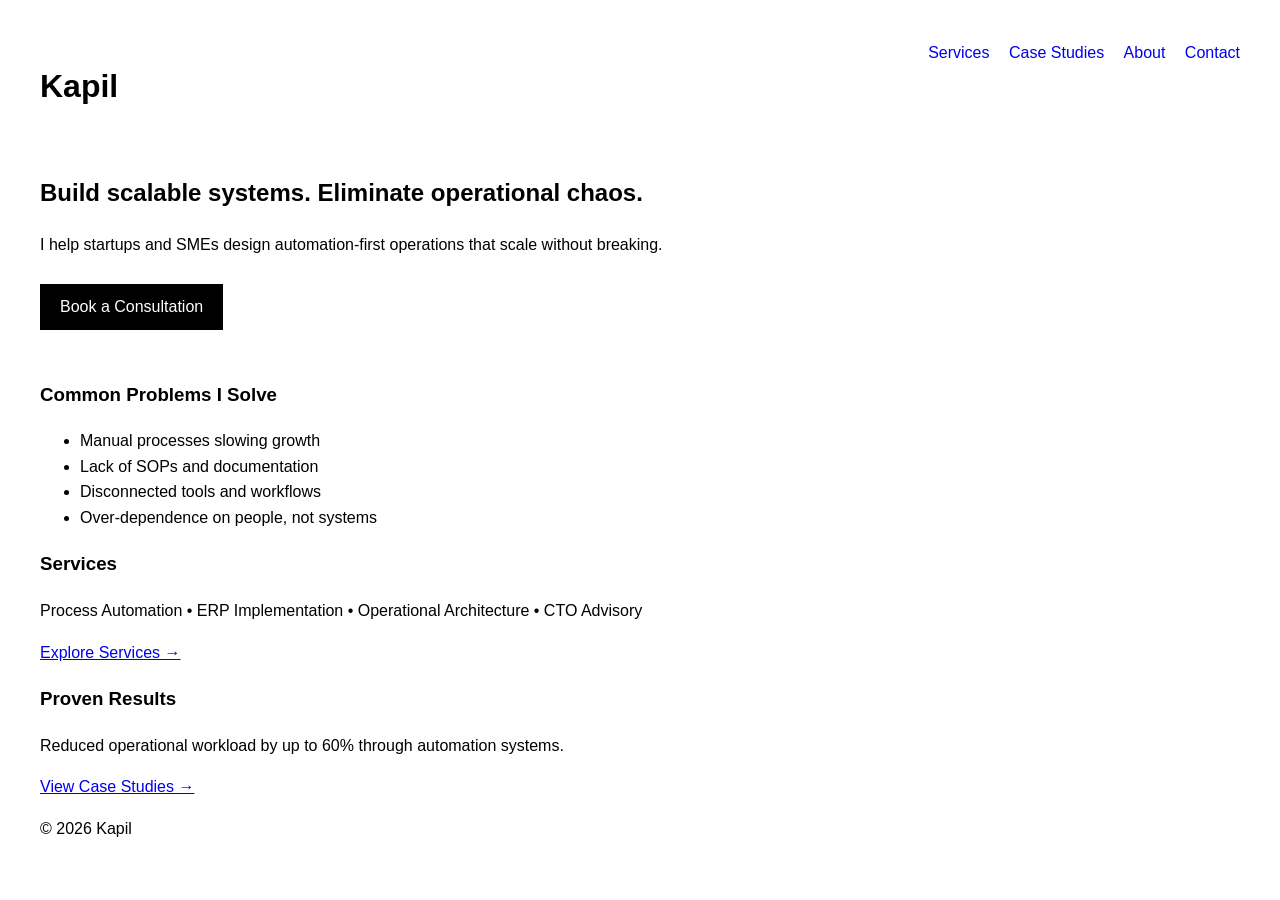
<file: _old_files/index.html>
<!DOCTYPE html>
<html lang="en">
<head>
  <meta charset="UTF-8">
  <title>Kapil | Automation & Systems Consultant</title>
  <link rel="stylesheet" href="css/styles.css">
</head>
<body>

<header>
  <h1>Kapil</h1>
  <nav>
    <a href="services.html">Services</a>
    <a href="case-studies.html">Case Studies</a>
    <a href="about.html">About</a>
    <a href="contact.html">Contact</a>
  </nav>
</header>

<section class="hero">
  <h2>Build scalable systems. Eliminate operational chaos.</h2>
  <p>I help startups and SMEs design automation-first operations that scale without breaking.</p>
  <a href="contact.html" class="cta">Book a Consultation</a>
</section>

<section>
  <h3>Common Problems I Solve</h3>
  <ul>
    <li>Manual processes slowing growth</li>
    <li>Lack of SOPs and documentation</li>
    <li>Disconnected tools and workflows</li>
    <li>Over-dependence on people, not systems</li>
  </ul>
</section>

<section>
  <h3>Services</h3>
  <p>Process Automation • ERP Implementation • Operational Architecture • CTO Advisory</p>
  <a href="services.html">Explore Services →</a>
</section>

<section>
  <h3>Proven Results</h3>
  <p>Reduced operational workload by up to 60% through automation systems.</p>
  <a href="case-studies.html">View Case Studies →</a>
</section>

<footer>
  <p>© 2026 Kapil</p>
</footer>

</body>
</html>
</file>
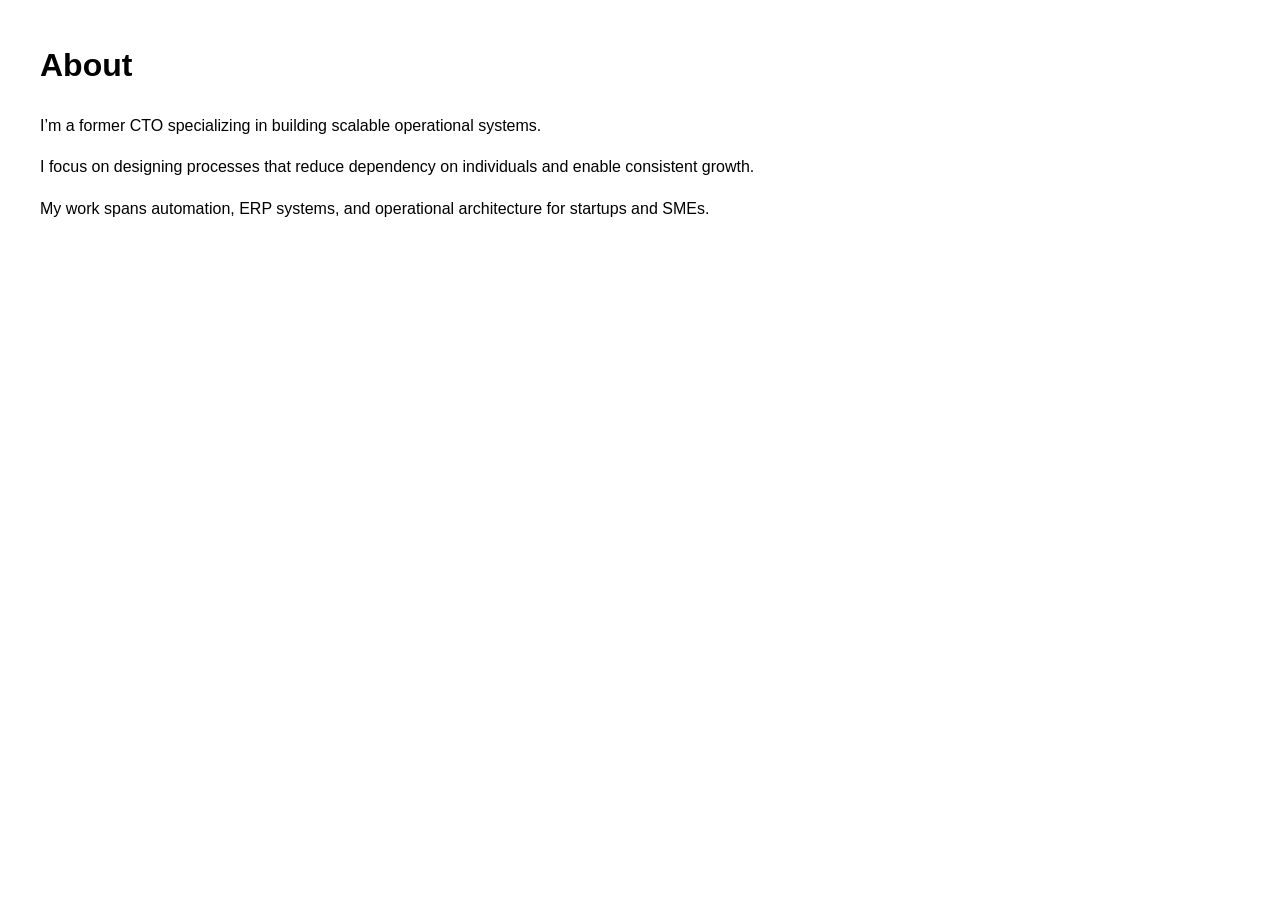
<file: about.html>
<!DOCTYPE html>
<html>
<head>
  <title>About | Kapil</title>
  <link rel="stylesheet" href="css/styles.css">
</head>
<body>

<h1>About</h1>

<p>I’m a former CTO specializing in building scalable operational systems.</p>

<p>I focus on designing processes that reduce dependency on individuals and enable consistent growth.</p>

<p>My work spans automation, ERP systems, and operational architecture for startups and SMEs.</p>

</body>
</html>
</file>
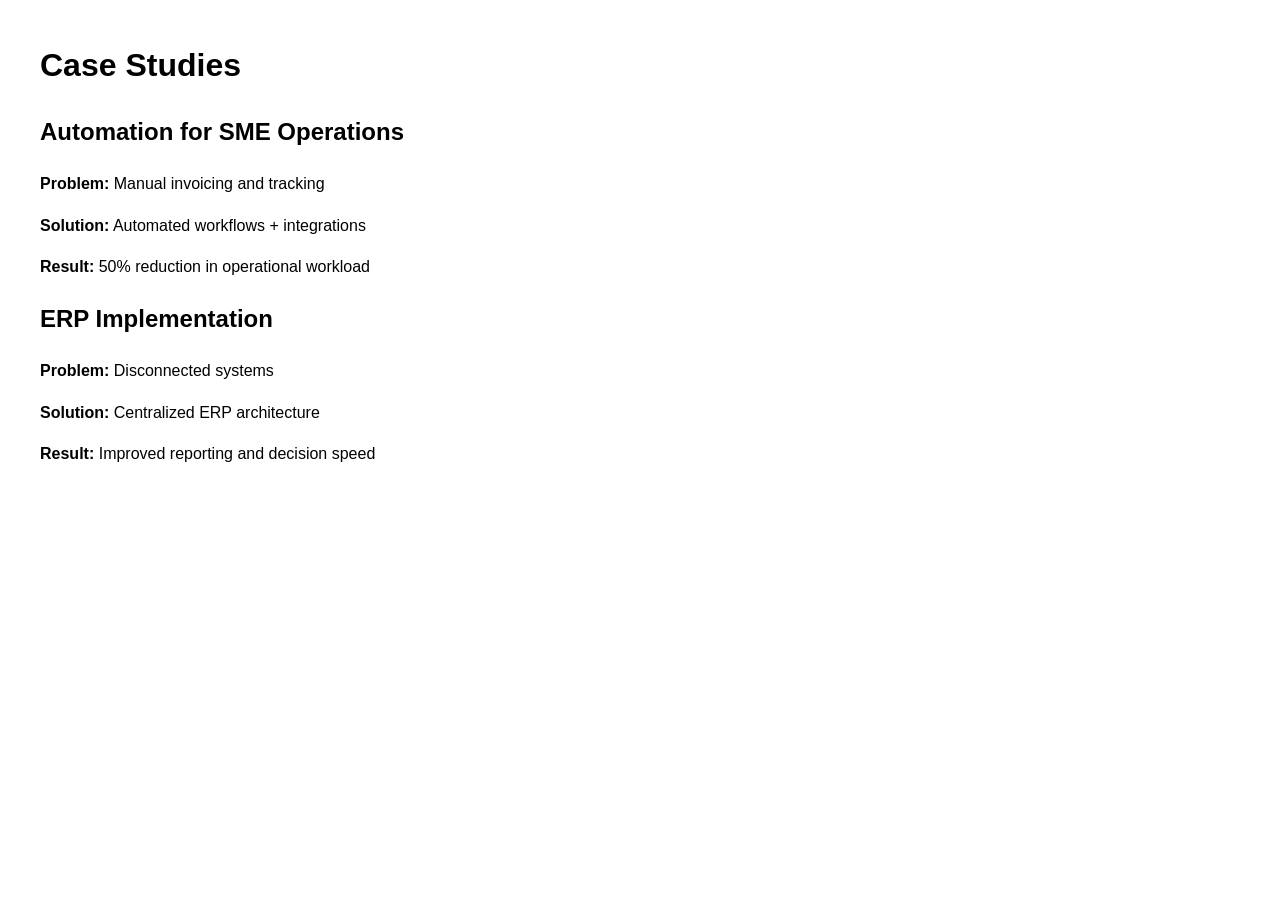
<file: case-studies.html>
<!DOCTYPE html>
<html>
<head>
  <title>Case Studies | Kapil</title>
  <link rel="stylesheet" href="css/styles.css">
</head>
<body>

<h1>Case Studies</h1>

<section>
  <h2>Automation for SME Operations</h2>
  <p><strong>Problem:</strong> Manual invoicing and tracking</p>
  <p><strong>Solution:</strong> Automated workflows + integrations</p>
  <p><strong>Result:</strong> 50% reduction in operational workload</p>
</section>

<section>
  <h2>ERP Implementation</h2>
  <p><strong>Problem:</strong> Disconnected systems</p>
  <p><strong>Solution:</strong> Centralized ERP architecture</p>
  <p><strong>Result:</strong> Improved reporting and decision speed</p>
</section>

</body>
</html>
</file>
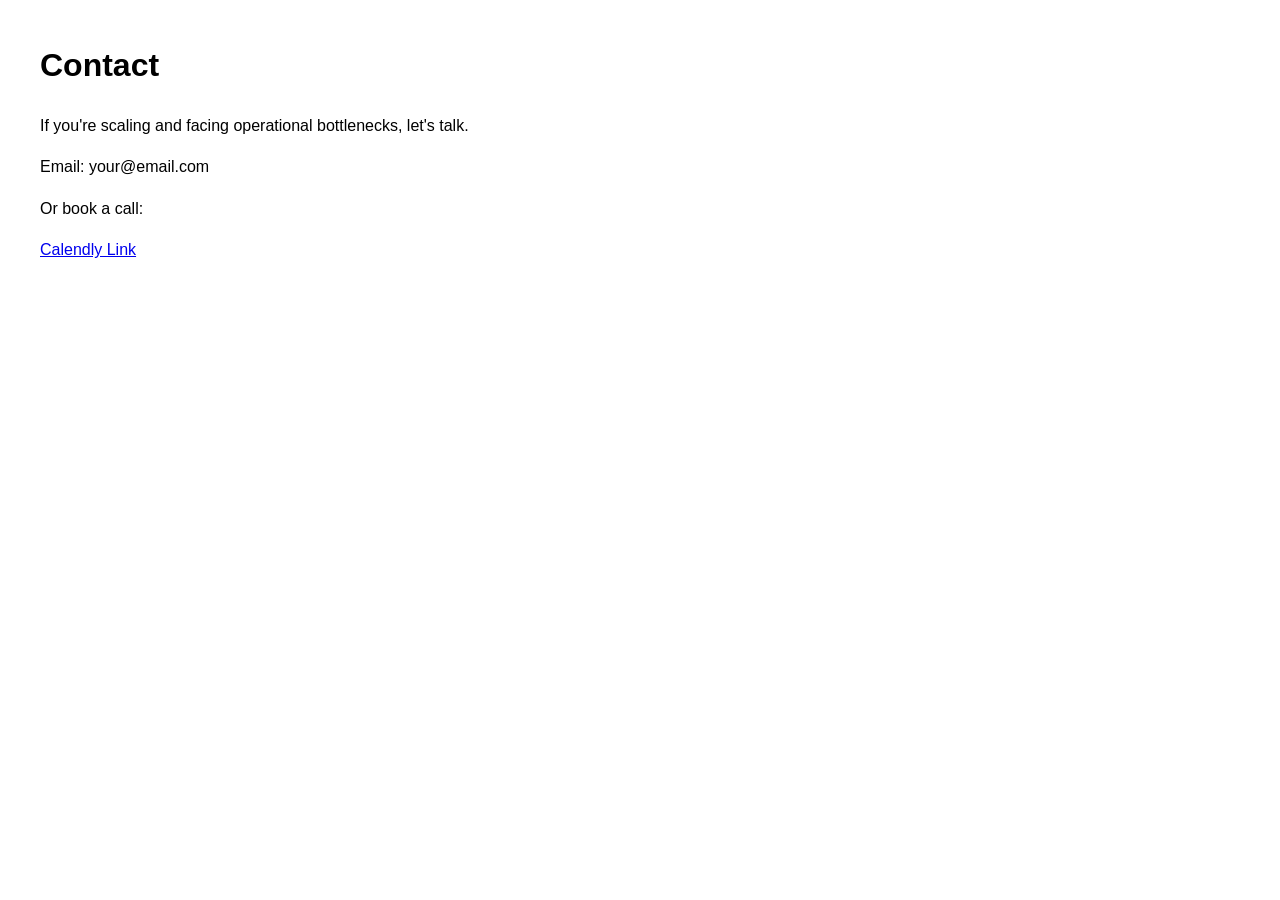
<file: contact.html>
<!DOCTYPE html>
<html>
<head>
  <title>Contact | Kapil</title>
  <link rel="stylesheet" href="css/styles.css">
</head>
<body>

<h1>Contact</h1>

<p>If you're scaling and facing operational bottlenecks, let's talk.</p>

<p>Email: your@email.com</p>

<p>Or book a call:</p>
<a href="#">Calendly Link</a>

</body>
</html>
</file>
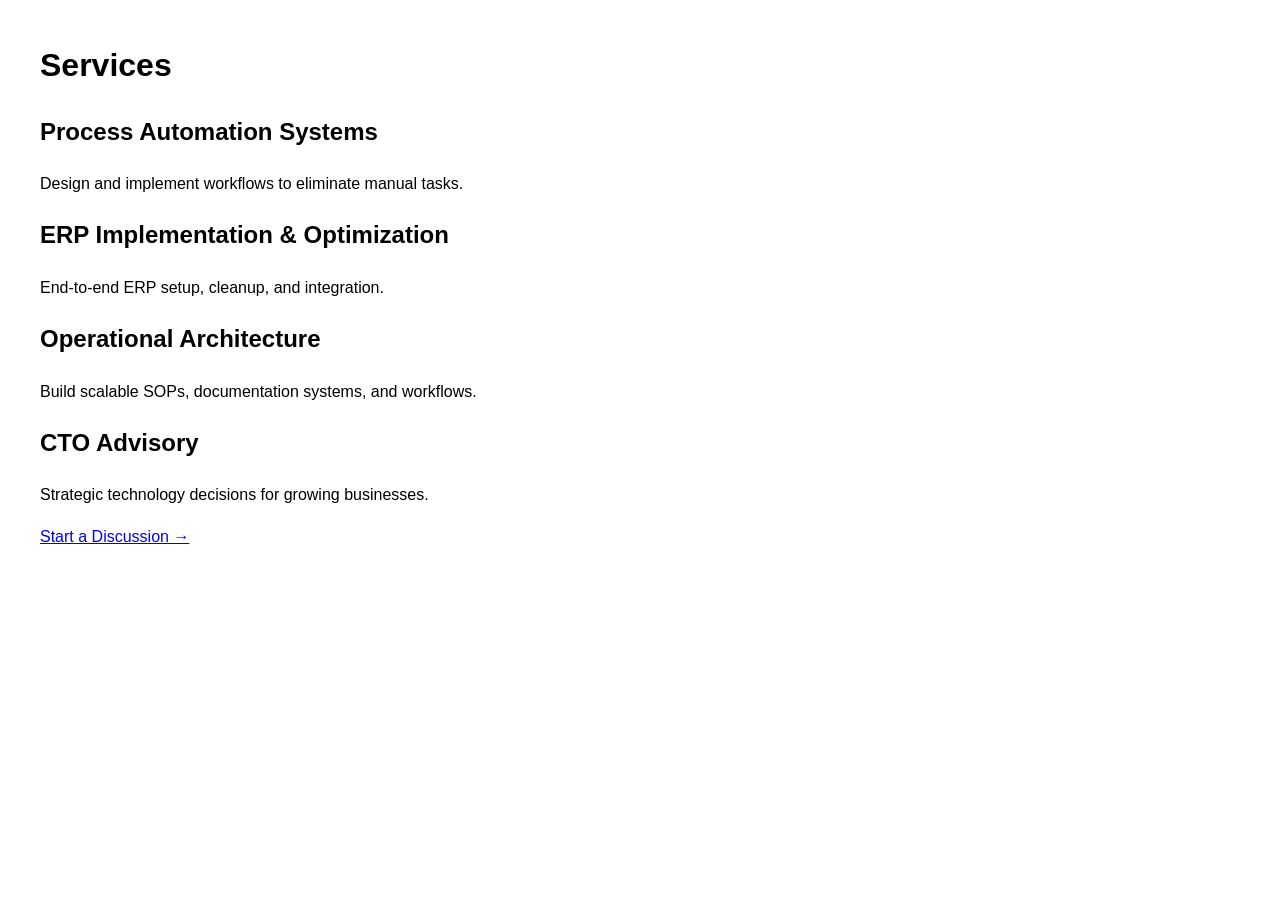
<file: services.html>
<!DOCTYPE html>
<html>
<head>
  <title>Services | Kapil</title>
  <link rel="stylesheet" href="css/styles.css">
</head>
<body>

<h1>Services</h1>

<section>
  <h2>Process Automation Systems</h2>
  <p>Design and implement workflows to eliminate manual tasks.</p>
</section>

<section>
  <h2>ERP Implementation & Optimization</h2>
  <p>End-to-end ERP setup, cleanup, and integration.</p>
</section>

<section>
  <h2>Operational Architecture</h2>
  <p>Build scalable SOPs, documentation systems, and workflows.</p>
</section>

<section>
  <h2>CTO Advisory</h2>
  <p>Strategic technology decisions for growing businesses.</p>
</section>

<a href="contact.html">Start a Discussion →</a>

</body>
</html>
</file>
<file: css/style.css>
/* =============================================
   KAPIL GUPTA – Personal Site Stylesheet
   Theme: Minimalist | Royal Blue + Emerald Green
   ============================================= */

:root {
  --blue:        #1a3c8f;
  --blue-dark:   #0f2560;
  --blue-light:  #2d56c8;
  --green:       #10b981;
  --green-dark:  #059669;
  --green-light: #34d399;
  --white:       #ffffff;
  --off-white:   #f8fafc;
  --gray-50:     #f8fafc;
  --gray-100:    #f1f5f9;
  --gray-200:    #e2e8f0;
  --gray-400:    #94a3b8;
  --gray-600:    #475569;
  --gray-800:    #1e293b;
  --text:        #1e293b;
  --radius:      8px;
  --radius-lg:   16px;
  --shadow-sm:   0 1px 3px rgba(0,0,0,.08);
  --shadow:      0 4px 20px rgba(26,60,143,.10);
  --shadow-lg:   0 12px 40px rgba(26,60,143,.15);
  --transition:  .25s ease;
  --font:        ui-sans-serif, system-ui, sans-serif;
}

*, *::before, *::after { box-sizing: border-box; margin: 0; padding: 0; }

html { scroll-behavior: smooth; font-size: 16px; }

body {
  font-family: var(--font);
  color: var(--text);
  background: var(--white);
  line-height: 1.65;
  -webkit-font-smoothing: antialiased;
}

img { max-width: 100%; height: auto; display: block; }

a { color: var(--blue); text-decoration: none; transition: color var(--transition); }
a:hover { color: var(--green); }

/* ── Typography ──────────────────────────────── */
.display-title {
  font-size: clamp(2.4rem, 5vw, 4rem);
  font-weight: 800;
  letter-spacing: -0.03em;
  line-height: 1.1;
}
.section-title {
  font-size: clamp(1.6rem, 3vw, 2.4rem);
  font-weight: 700;
  letter-spacing: -0.02em;
  line-height: 1.2;
  color: var(--blue-dark);
}
.section-label {
  font-size: .75rem;
  font-weight: 700;
  letter-spacing: .15em;
  text-transform: uppercase;
  color: var(--green);
  display: block;
  margin-bottom: .5rem;
}
.lead {
  font-size: 1.125rem;
  color: var(--gray-600);
  line-height: 1.75;
}

/* ── Buttons ─────────────────────────────────── */
.btn-primary {
  display: inline-flex;
  align-items: center;
  gap: .5rem;
  background: var(--blue);
  color: var(--white) !important;
  padding: .75rem 1.75rem;
  border-radius: var(--radius);
  font-weight: 600;
  font-size: .95rem;
  border: 2px solid var(--blue);
  cursor: pointer;
  transition: background var(--transition), transform var(--transition), box-shadow var(--transition);
}
.btn-primary:hover {
  background: var(--blue-dark);
  border-color: var(--blue-dark);
  transform: translateY(-1px);
  box-shadow: var(--shadow);
}
.btn-secondary {
  display: inline-flex;
  align-items: center;
  gap: .5rem;
  background: transparent;
  color: var(--blue) !important;
  padding: .75rem 1.75rem;
  border-radius: var(--radius);
  font-weight: 600;
  font-size: .95rem;
  border: 2px solid var(--blue);
  cursor: pointer;
  transition: all var(--transition);
}
.btn-secondary:hover {
  background: var(--blue);
  color: var(--white) !important;
  transform: translateY(-1px);
}
.btn-green {
  display: inline-flex;
  align-items: center;
  gap: .5rem;
  background: var(--green);
  color: var(--white) !important;
  padding: .75rem 1.75rem;
  border-radius: var(--radius);
  font-weight: 600;
  font-size: .95rem;
  border: 2px solid var(--green);
  cursor: pointer;
  transition: all var(--transition);
}
.btn-green:hover {
  background: var(--green-dark);
  border-color: var(--green-dark);
  transform: translateY(-1px);
  box-shadow: 0 4px 16px rgba(16,185,129,.3);
}

/* ── Navbar ──────────────────────────────────── */
#navbar {
  position: fixed;
  top: 0; left: 0; right: 0;
  z-index: 1000;
  transition: background var(--transition), box-shadow var(--transition), padding var(--transition);
  padding: 1.25rem 0;
}
#navbar.scrolled {
  background: rgba(255,255,255,.96);
  backdrop-filter: blur(12px);
  box-shadow: 0 1px 0 var(--gray-200), var(--shadow-sm);
  padding: .75rem 0;
}
.nav-brand {
  font-weight: 800;
  font-size: 1.1rem;
  letter-spacing: -0.02em;
  color: var(--white);
  transition: color var(--transition);
}
.nav-brand span { color: var(--green); }
#navbar.scrolled .nav-brand { color: var(--blue-dark); }
.nav-link {
  font-size: .875rem;
  font-weight: 600;
  color: rgba(255,255,255,.85) !important;
  padding: .4rem .75rem !important;
  border-radius: 6px;
  transition: color var(--transition), background var(--transition);
}
.nav-link:hover { color: var(--white) !important; background: rgba(255,255,255,.12); }
#navbar.scrolled .nav-link { color: var(--gray-600) !important; }
#navbar.scrolled .nav-link:hover { color: var(--blue) !important; background: var(--gray-100); }
.nav-cta {
  background: var(--green) !important;
  color: var(--white) !important;
  border-radius: 6px;
  font-size: .875rem;
  font-weight: 600;
  padding: .4rem 1rem !important;
  transition: background var(--transition);
}
.nav-cta:hover { background: var(--green-dark) !important; }
.navbar-toggler { border-color: rgba(255,255,255,.4); }
.navbar-toggler-icon { filter: invert(1); }
#navbar.scrolled .navbar-toggler-icon { filter: none; }

/* ── Hero ────────────────────────────────────── */
#hero {
  min-height: 100vh;
  display: flex;
  align-items: center;
  background: linear-gradient(135deg, var(--blue-dark) 0%, var(--blue) 55%, #1e4fd8 100%);
  position: relative;
  overflow: hidden;
  padding: 7rem 0 5rem;
}
#hero::before {
  content: '';
  position: absolute;
  inset: 0;
  background-image: radial-gradient(circle at 20% 80%, rgba(16,185,129,.15) 0%, transparent 50%),
                    radial-gradient(circle at 80% 20%, rgba(255,255,255,.05) 0%, transparent 50%);
}
.hero-grid-bg {
  position: absolute;
  inset: 0;
  background-image: linear-gradient(rgba(255,255,255,.04) 1px, transparent 1px),
                    linear-gradient(90deg, rgba(255,255,255,.04) 1px, transparent 1px);
  background-size: 60px 60px;
  pointer-events: none;
}
.hero-badge {
  display: inline-flex;
  align-items: center;
  gap: .4rem;
  background: rgba(16,185,129,.15);
  border: 1px solid rgba(16,185,129,.35);
  color: var(--green-light);
  font-size: .75rem;
  font-weight: 700;
  letter-spacing: .1em;
  text-transform: uppercase;
  padding: .35rem .9rem;
  border-radius: 99px;
  margin-bottom: 1.5rem;
}
.hero-badge::before { content: '●'; font-size: .5rem; animation: pulse 2s infinite; }
@keyframes pulse { 0%,100%{opacity:1} 50%{opacity:.4} }
.hero-title { color: var(--white); margin-bottom: 1.25rem; }
.hero-title em { font-style: normal; color: var(--green-light); }
.hero-subtitle { color: rgba(255,255,255,.72); max-width: 520px; margin-bottom: 2rem; font-size: 1.1rem; }
.hero-actions { display: flex; gap: 1rem; flex-wrap: wrap; align-items: center; margin-bottom: 3rem; }
.hero-stats { display: flex; gap: 2.5rem; flex-wrap: wrap; }
.stat-item {}
.stat-num {
  font-size: 2rem;
  font-weight: 800;
  color: var(--white);
  line-height: 1;
}
.stat-num span { color: var(--green-light); }
.stat-label { font-size: .8rem; color: rgba(255,255,255,.6); margin-top: .2rem; }
.hero-card {
  background: rgba(255,255,255,.07);
  border: 1px solid rgba(255,255,255,.12);
  border-radius: var(--radius-lg);
  backdrop-filter: blur(10px);
  padding: 2rem;
}
.hero-card-title {
  font-size: .7rem;
  font-weight: 700;
  letter-spacing: .12em;
  text-transform: uppercase;
  color: var(--green-light);
  margin-bottom: 1.25rem;
}
.skill-chip {
  display: inline-block;
  background: rgba(255,255,255,.1);
  border: 1px solid rgba(255,255,255,.15);
  color: rgba(255,255,255,.85);
  font-size: .78rem;
  font-weight: 500;
  padding: .3rem .7rem;
  border-radius: 6px;
  margin: .2rem;
}

/* ── Problems Section ────────────────────────── */
#problems { padding: 5rem 0; background: var(--off-white); }
.problem-card {
  background: var(--white);
  border: 1px solid var(--gray-200);
  border-radius: var(--radius-lg);
  padding: 1.75rem;
  height: 100%;
  transition: transform var(--transition), box-shadow var(--transition), border-color var(--transition);
  position: relative;
  overflow: hidden;
}
.problem-card::before {
  content: '';
  position: absolute;
  top: 0; left: 0; right: 0;
  height: 3px;
  background: var(--blue);
  transform: scaleX(0);
  transition: transform var(--transition);
  transform-origin: left;
}
.problem-card:hover { transform: translateY(-4px); box-shadow: var(--shadow-lg); border-color: var(--gray-300); }
.problem-card:hover::before { transform: scaleX(1); }
.problem-icon {
  width: 48px; height: 48px;
  border-radius: 12px;
  background: linear-gradient(135deg, rgba(26,60,143,.1), rgba(26,60,143,.05));
  display: flex; align-items: center; justify-content: center;
  font-size: 1.4rem;
  margin-bottom: 1rem;
}
.problem-card h5 { font-size: 1rem; font-weight: 700; color: var(--blue-dark); margin-bottom: .5rem; }
.problem-card p { font-size: .9rem; color: var(--gray-600); }

/* ── Services ────────────────────────────────── */
#services { padding: 5rem 0; }
.service-card {
  border: 1px solid var(--gray-200);
  border-radius: var(--radius-lg);
  padding: 2rem;
  height: 100%;
  transition: transform var(--transition), box-shadow var(--transition), border-color var(--transition);
  background: var(--white);
}
.service-card:hover {
  transform: translateY(-6px);
  box-shadow: var(--shadow-lg);
  border-color: var(--blue-light);
}
.service-icon {
  width: 56px; height: 56px;
  border-radius: 14px;
  background: linear-gradient(135deg, var(--blue), var(--blue-light));
  display: flex; align-items: center; justify-content: center;
  font-size: 1.5rem;
  margin-bottom: 1.25rem;
  color: white;
}
.service-card h4 { font-size: 1.15rem; font-weight: 700; color: var(--blue-dark); margin-bottom: .75rem; }
.service-card p { font-size: .9rem; color: var(--gray-600); line-height: 1.7; }
.service-tag {
  display: inline-block;
  background: rgba(16,185,129,.1);
  color: var(--green-dark);
  font-size: .72rem;
  font-weight: 600;
  padding: .2rem .6rem;
  border-radius: 4px;
  margin-top: 1rem;
}

/* ── Case Studies ────────────────────────────── */
#case-studies { padding: 5rem 0; background: var(--off-white); }
.case-card {
  background: var(--white);
  border: 1px solid var(--gray-200);
  border-radius: var(--radius-lg);
  overflow: hidden;
  height: 100%;
  transition: transform var(--transition), box-shadow var(--transition);
  display: flex;
  flex-direction: column;
}
.case-card:hover { transform: translateY(-4px); box-shadow: var(--shadow-lg); }
.case-card-media {
  background: linear-gradient(135deg, var(--blue-dark), var(--blue));
  height: 160px;
  display: flex; align-items: center; justify-content: center;
  font-size: 3rem;
  position: relative;
  overflow: hidden;
}
.case-card-media-placeholder {
  position: absolute;
  bottom: .5rem; right: .75rem;
  font-size: .65rem;
  color: rgba(255,255,255,.4);
  font-weight: 600;
  letter-spacing: .05em;
}
.case-card-body { padding: 1.5rem; flex: 1; display: flex; flex-direction: column; }
.case-tag {
  font-size: .68rem;
  font-weight: 700;
  letter-spacing: .1em;
  text-transform: uppercase;
  color: var(--green);
  margin-bottom: .5rem;
}
.case-card-body h5 { font-size: 1.05rem; font-weight: 700; color: var(--blue-dark); margin-bottom: .75rem; }
.case-problem, .case-solution, .case-result {
  font-size: .85rem; line-height: 1.6; margin-bottom: .5rem;
}
.case-problem strong, .case-solution strong, .case-result strong {
  display: block;
  font-size: .7rem;
  font-weight: 700;
  letter-spacing: .1em;
  text-transform: uppercase;
  margin-bottom: .2rem;
}
.case-problem strong { color: #dc2626; }
.case-solution strong { color: var(--blue); }
.case-result strong { color: var(--green-dark); }
.case-result { margin-top: auto; padding-top: .75rem; }
.case-result-badge {
  display: inline-flex;
  align-items: center;
  gap: .35rem;
  background: rgba(16,185,129,.1);
  color: var(--green-dark);
  font-size: .8rem;
  font-weight: 700;
  padding: .3rem .75rem;
  border-radius: 6px;
}
.case-card-footer {
  padding: 1rem 1.5rem;
  border-top: 1px solid var(--gray-100);
  display: flex; gap: .5rem; flex-wrap: wrap;
}
.case-chip {
  font-size: .7rem;
  font-weight: 600;
  color: var(--blue);
  background: rgba(26,60,143,.07);
  padding: .2rem .55rem;
  border-radius: 4px;
}

/* ── About ───────────────────────────────────── */
#about { padding: 5rem 0; }
.about-photo {
  width: 100%;
  aspect-ratio: 4/5;
  border-radius: var(--radius-lg);
  background: linear-gradient(135deg, var(--blue-dark), var(--blue));
  display: flex; align-items: center; justify-content: center;
  font-size: 5rem;
  position: relative;
  overflow: hidden;
}
.about-photo-label {
  position: absolute;
  bottom: .75rem; left: 50%; transform: translateX(-50%);
  font-size: .65rem;
  color: rgba(255,255,255,.4);
  font-weight: 600;
  letter-spacing: .08em;
  white-space: nowrap;
}
.about-accent {
  display: inline-block;
  width: 40px; height: 4px;
  background: var(--green);
  border-radius: 2px;
  margin-bottom: 1.25rem;
}
.value-pill {
  display: inline-flex;
  align-items: center;
  gap: .35rem;
  background: var(--gray-100);
  border: 1px solid var(--gray-200);
  color: var(--gray-600);
  font-size: .82rem;
  font-weight: 600;
  padding: .35rem .85rem;
  border-radius: 99px;
  margin: .25rem;
}
.value-pill::before { content: '✦'; font-size: .55rem; color: var(--green); }
.timeline-item { position: relative; padding-left: 1.5rem; margin-bottom: 1.5rem; }
.timeline-item::before {
  content: '';
  position: absolute;
  left: 0; top: .5rem;
  width: 8px; height: 8px;
  border-radius: 50%;
  background: var(--green);
}
.timeline-item::after {
  content: '';
  position: absolute;
  left: 3.5px; top: 1.25rem;
  width: 1px; height: calc(100% - .5rem);
  background: var(--gray-200);
}
.timeline-item:last-child::after { display: none; }
.timeline-role { font-weight: 700; color: var(--blue-dark); font-size: .95rem; }
.timeline-company { color: var(--green-dark); font-size: .85rem; font-weight: 600; }
.timeline-period { color: var(--gray-400); font-size: .78rem; margin-bottom: .3rem; }
.timeline-desc { color: var(--gray-600); font-size: .85rem; }

/* ── Contact ─────────────────────────────────── */
#contact { padding: 5rem 0; background: var(--blue-dark); }
#contact .section-label { color: var(--green-light); }
#contact .section-title { color: var(--white); }
#contact .lead { color: rgba(255,255,255,.65); }
.contact-item {
  display: flex;
  align-items: flex-start;
  gap: 1rem;
  margin-bottom: 1.5rem;
  color: rgba(255,255,255,.75);
}
.contact-icon {
  width: 40px; height: 40px;
  border-radius: 10px;
  background: rgba(255,255,255,.1);
  border: 1px solid rgba(255,255,255,.15);
  display: flex; align-items: center; justify-content: center;
  font-size: 1rem;
  flex-shrink: 0;
}
.contact-item a { color: rgba(255,255,255,.85); }
.contact-item a:hover { color: var(--green-light); }
.contact-label { font-size: .7rem; font-weight: 700; letter-spacing: .1em; text-transform: uppercase; color: rgba(255,255,255,.4); display: block; margin-bottom: .1rem; }

/* ── Footer ──────────────────────────────────── */
footer {
  background: #070f1c;
  color: rgba(255,255,255,.45);
  padding: 2rem 0;
  font-size: .85rem;
  text-align: center;
}
footer a { color: rgba(255,255,255,.45); }
footer a:hover { color: var(--green-light); }

/* ── Modal / Popover ─────────────────────────── */
.modal-content {
  border: none;
  border-radius: var(--radius-lg);
  overflow: hidden;
}
.modal-header {
  background: linear-gradient(135deg, var(--blue-dark), var(--blue));
  border: none;
  padding: 1.75rem 2rem;
}
.modal-title { color: var(--white); font-weight: 700; }
.modal-header .btn-close { filter: invert(1); }
.modal-body { padding: 2rem; }
.form-label { font-size: .85rem; font-weight: 600; color: var(--gray-800); margin-bottom: .35rem; }
.form-control, .form-select {
  border: 1.5px solid var(--gray-200);
  border-radius: var(--radius);
  font-size: .9rem;
  padding: .6rem 1rem;
  transition: border-color var(--transition), box-shadow var(--transition);
}
.form-control:focus, .form-select:focus {
  border-color: var(--blue);
  box-shadow: 0 0 0 3px rgba(26,60,143,.12);
  outline: none;
}
.success-flash {
  display: none;
  background: linear-gradient(135deg, rgba(16,185,129,.15), rgba(16,185,129,.05));
  border: 1.5px solid rgba(16,185,129,.4);
  border-radius: var(--radius);
  padding: 1.5rem;
  text-align: center;
  color: var(--green-dark);
}
.success-flash .success-icon { font-size: 2.5rem; margin-bottom: .5rem; }
.success-flash p { font-weight: 600; font-size: 1rem; }

/* ── Utilities ───────────────────────────────── */
.section-divider {
  width: 48px; height: 4px;
  background: var(--green);
  border-radius: 2px;
  margin: 1rem 0 1.5rem;
}
.text-green { color: var(--green) !important; }
.text-blue { color: var(--blue) !important; }
.bg-off-white { background: var(--off-white); }

/* ── Scroll Fade-In ──────────────────────────── */
.fade-up {
  opacity: 0;
  transform: translateY(28px);
  transition: opacity .55s ease, transform .55s ease;
}
.fade-up.visible { opacity: 1; transform: translateY(0); }

/* ── Responsive ──────────────────────────────── */
@media (max-width: 768px) {
  .hero-stats { gap: 1.5rem; }
  .stat-num { font-size: 1.5rem; }
  #hero { padding: 6rem 0 3rem; }
  .navbar-collapse { background: rgba(10,25,65,.97); padding: 1rem; border-radius: 12px; margin-top: .5rem; }
}
</file>
<file: _old_files/css/styles.css>
body {
  font-family: Arial, sans-serif;
  margin: 40px;
  line-height: 1.6;
}

header {
  display: flex;
  justify-content: space-between;
  margin-bottom: 40px;
}

nav a {
  margin-left: 15px;
  text-decoration: none;
}

.hero {
  margin-bottom: 50px;
}

.cta {
  display: inline-block;
  margin-top: 10px;
  padding: 10px 20px;
  background: black;
  color: white;
  text-decoration: none;
}
</file>
<file: css/styles.css>
body {
  font-family: Arial, sans-serif;
  margin: 40px;
  line-height: 1.6;
}

header {
  display: flex;
  justify-content: space-between;
  margin-bottom: 40px;
}

nav a {
  margin-left: 15px;
  text-decoration: none;
}

.hero {
  margin-bottom: 50px;
}

.cta {
  display: inline-block;
  margin-top: 10px;
  padding: 10px 20px;
  background: black;
  color: white;
  text-decoration: none;
}
</file>
